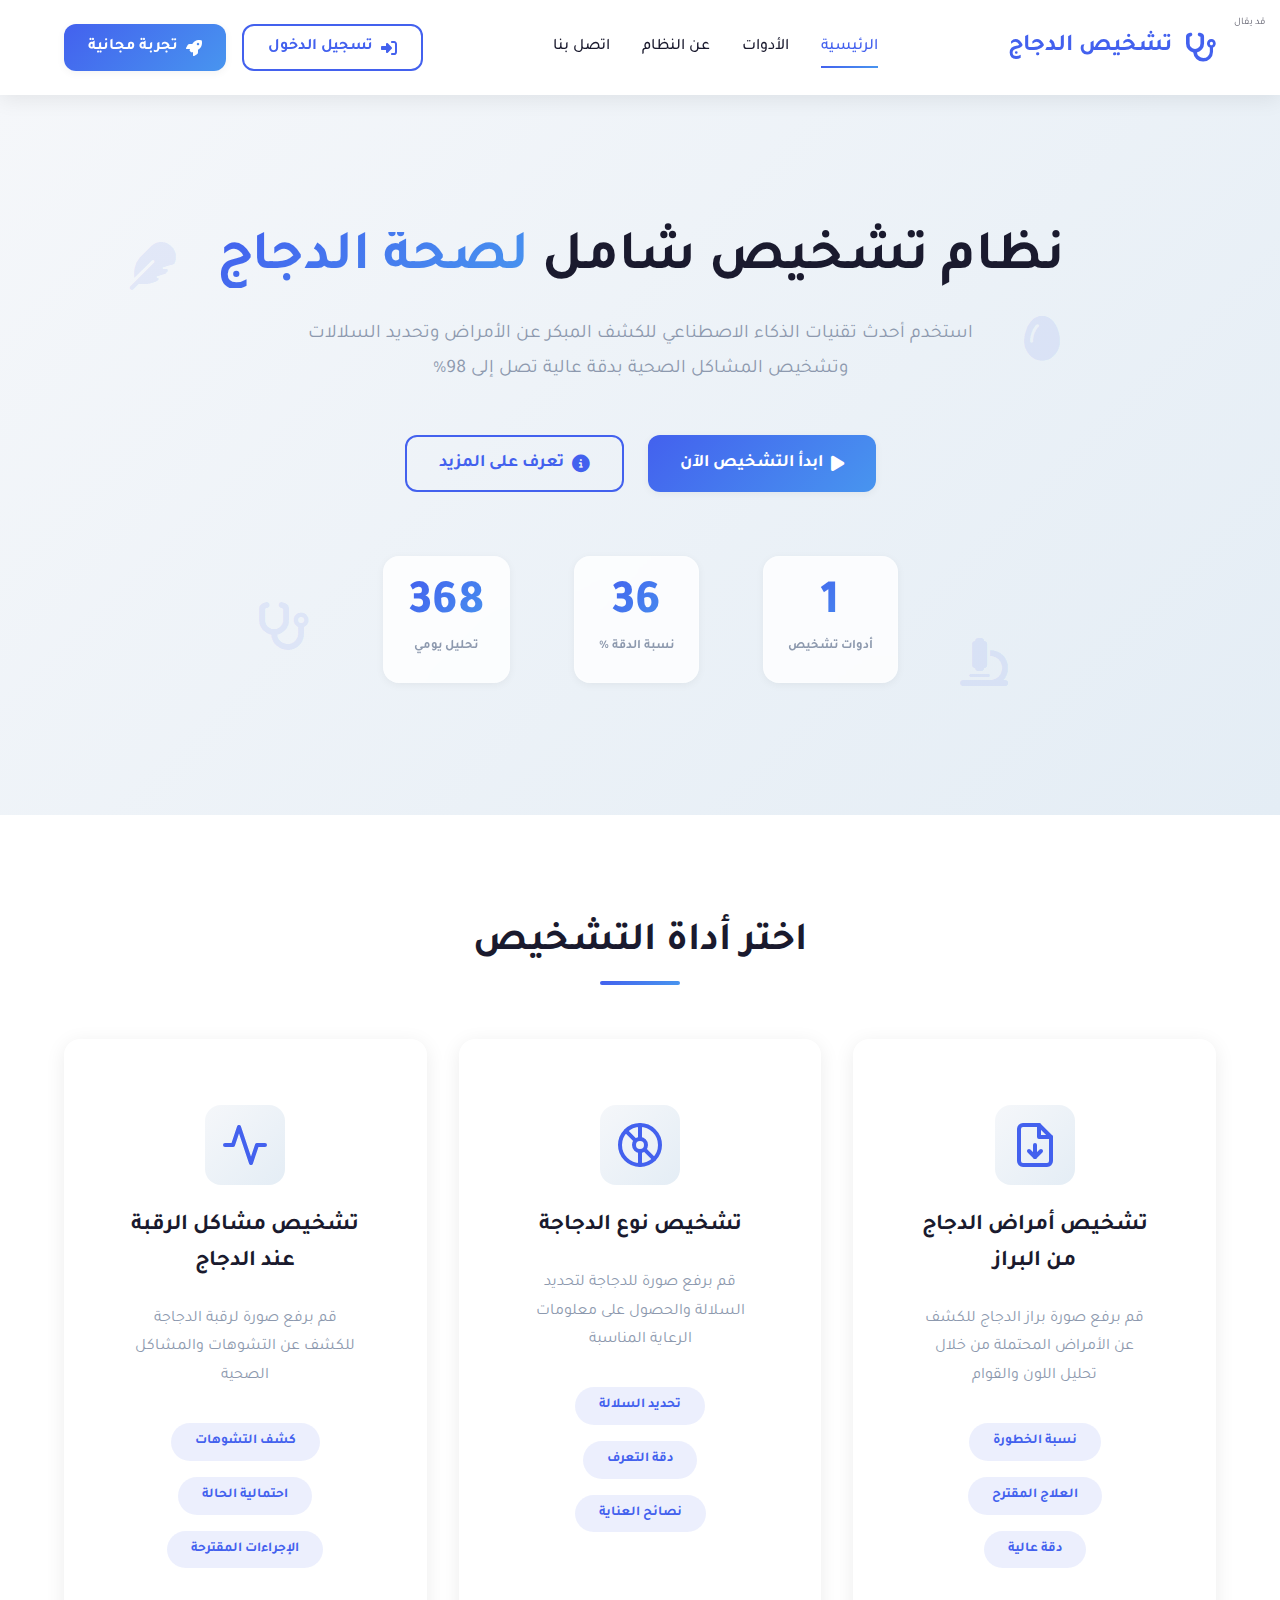
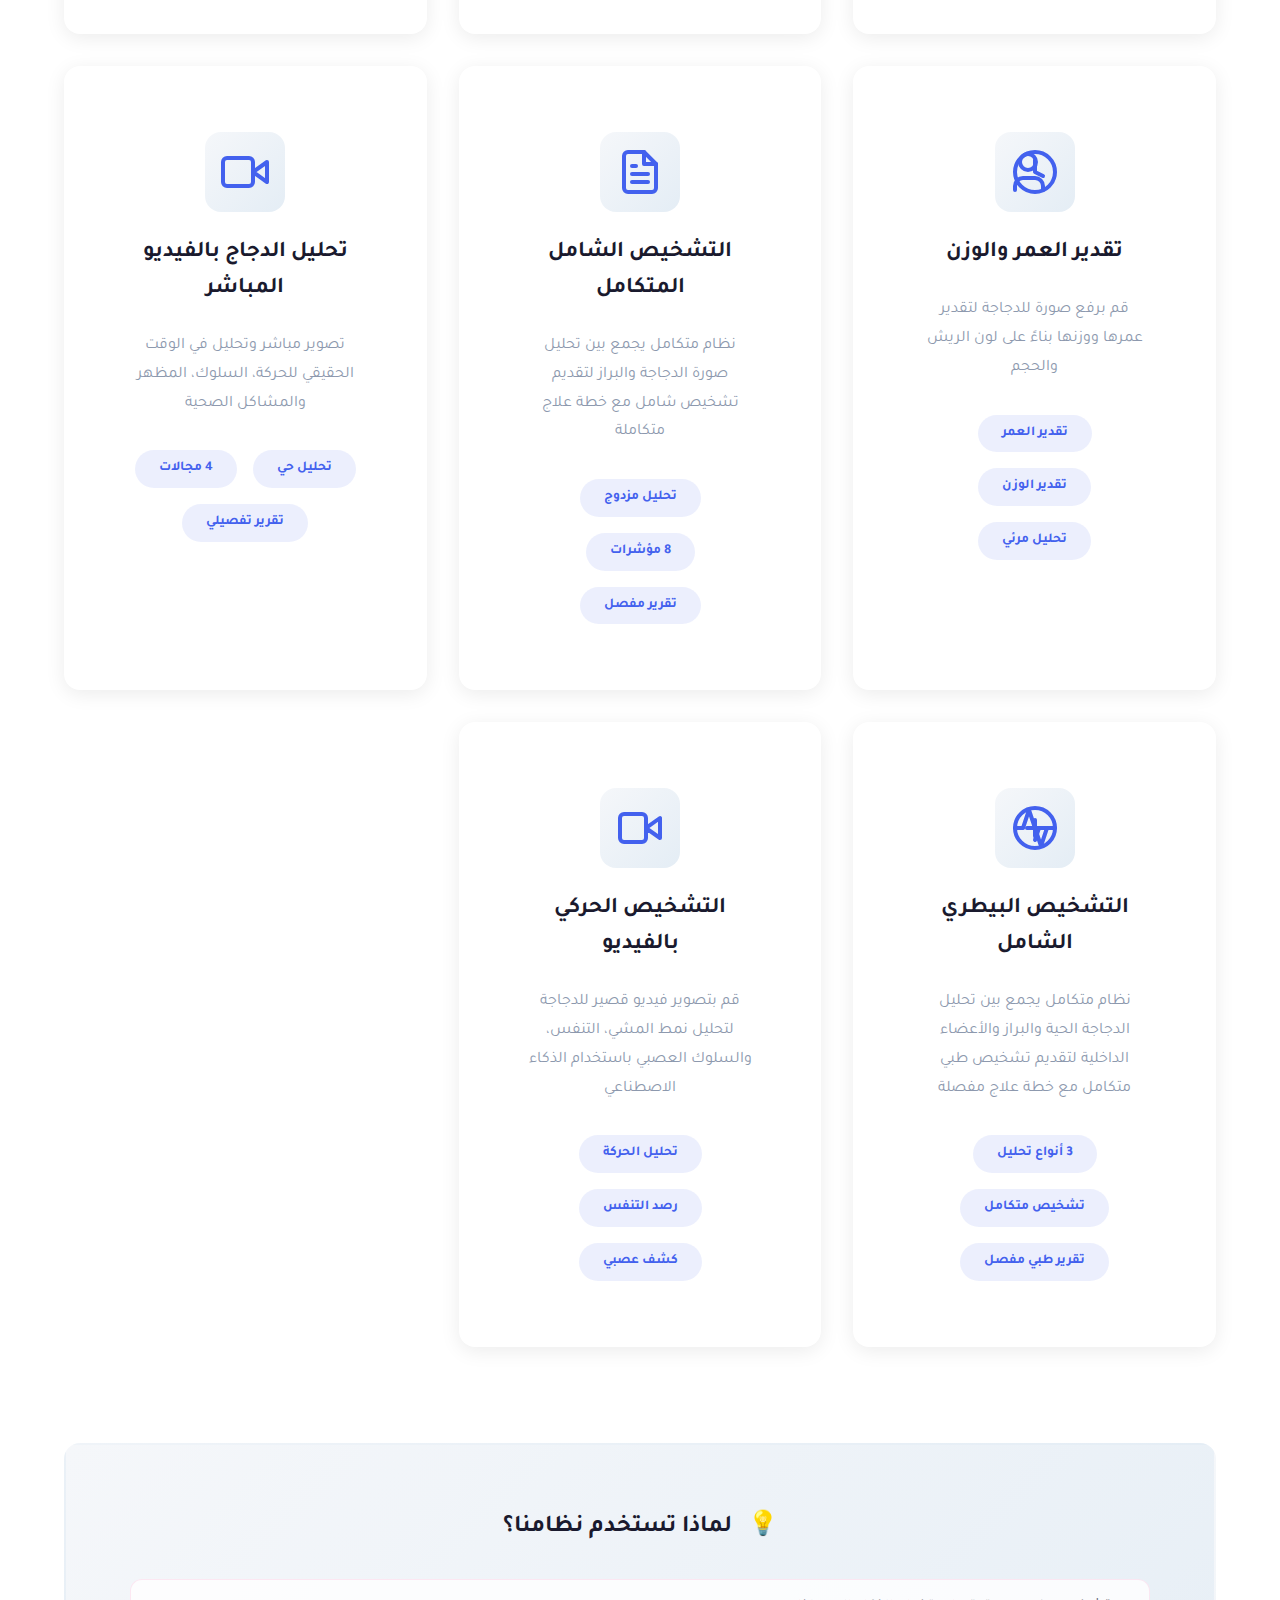
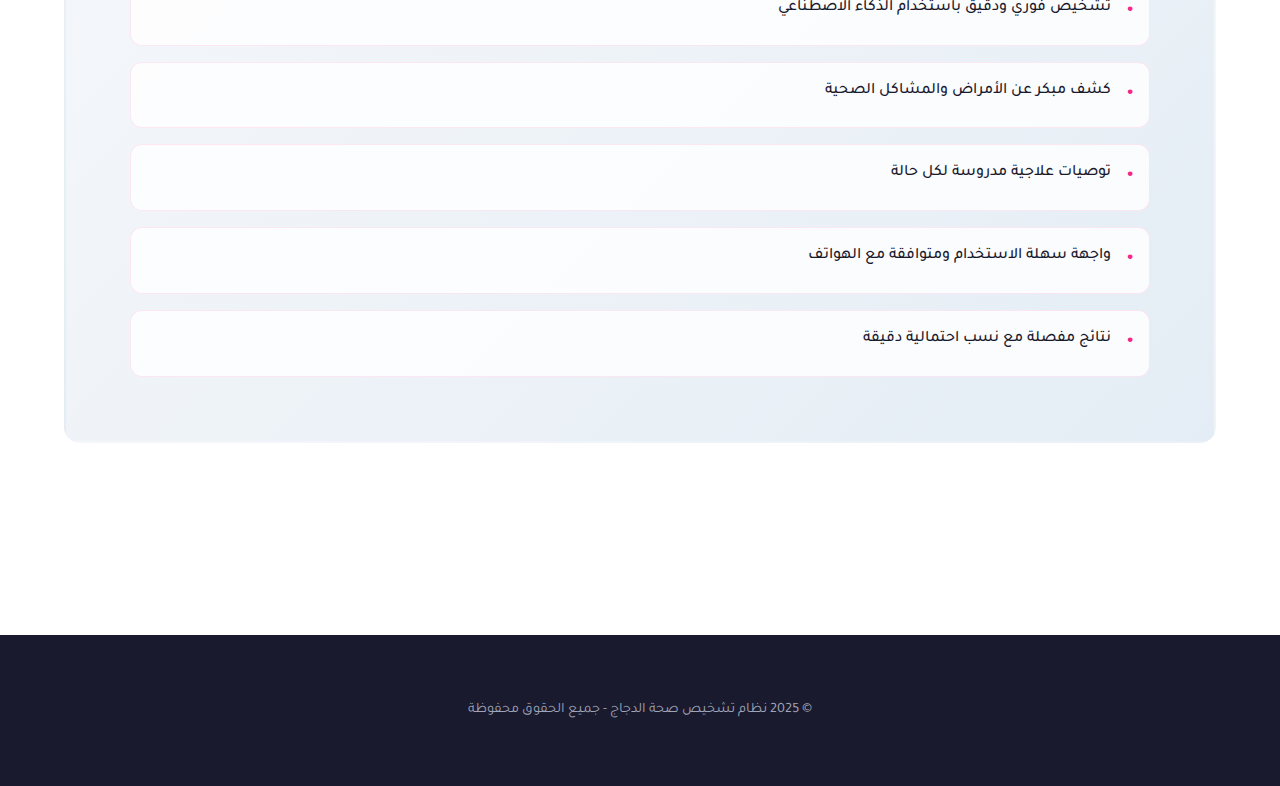
<file: index.html>
<!DOCTYPE html>
<html lang="ar" dir="rtl">

<head>
    <meta charset="UTF-8">
    <meta name="viewport" content="width=device-width, initial-scale=1.0">
    <title>نظام تشخيص صحة الدجاج بالذكاء الاصطناعي</title>
    <meta name="description" content="نظام تشخيص شامل لصحة الدجاج - تحليل البراز، تحديد السلالة، تشخيص مشاكل الرقبة">
    <!-- Font Awesome -->
    <link rel="stylesheet" href="https://cdnjs.cloudflare.com/ajax/libs/font-awesome/6.4.0/css/all.min.css">
    <!-- Google Fonts - Tajawal -->
    <link href="https://fonts.googleapis.com/css2?family=Tajawal:wght@300;400;500;700;800;900&display=swap"
        rel="stylesheet">
    <link rel="stylesheet" href="styles.css">
</head>

<body>
    <!-- Header -->
    <header class="header" id="mainHeader">
        <div class="header-fixed-text">قد يقال</div>
        <div class="container">
            <div class="header-content">
                <div class="logo">
                    <i class="fas fa-stethoscope"></i>
                    <span>تشخيص الدجاج</span>
                </div>

                <!-- Mobile Menu Toggle -->
                <button class="mobile-menu-toggle" id="mobileMenuToggle" aria-label="فتح القائمة">
                    <span></span>
                    <span></span>
                    <span></span>
                </button>

                <nav id="mainNav" class="main-nav">
                    <ul>
                        <li><a href="#home" class="nav-link active">الرئيسية</a></li>
                        <li><a href="#tools" class="nav-link">الأدوات</a></li>
                        <li><a href="#about" class="nav-link">عن النظام</a></li>
                        <li><a href="#contact" class="nav-link">اتصل بنا</a></li>
                    </ul>
                </nav>

                <div class="auth-buttons">
                    <button class="btn btn-outline" id="loginButton">
                        <i class="fas fa-sign-in-alt"></i>
                        <span>تسجيل الدخول</span>
                    </button>
                    <button class="btn btn-primary" id="trialButton">
                        <i class="fas fa-rocket"></i>
                        <span>تجربة مجانية</span>
                    </button>
                </div>
            </div>
        </div>
    </header>

    <!-- Hero Section -->
    <section class="hero" id="home">
        <div class="container">
            <div class="hero-content">
                <h1 class="hero-title animate-fade-in">
                    نظام تشخيص شامل
                    <span class="gradient-text">لصحة الدجاج</span>
                </h1>
                <p class="hero-description animate-fade-in-delay-1">
                    استخدم أحدث تقنيات الذكاء الاصطناعي للكشف المبكر عن الأمراض وتحديد السلالات
                    وتشخيص المشاكل الصحية بدقة عالية تصل إلى 98%
                </p>
                <div class="hero-buttons animate-fade-in-delay-2">
                    <button class="btn btn-primary btn-large" id="startAnalysisBtn">
                        <i class="fas fa-play"></i>
                        <span>ابدأ التشخيص الآن</span>
                    </button>
                    <button class="btn btn-outline btn-large" id="learnMoreBtn">
                        <i class="fas fa-info-circle"></i>
                        <span>تعرف على المزيد</span>
                    </button>
                </div>

                <!-- Hero Stats -->
                <div class="hero-stats animate-fade-in-delay-3">
                    <div class="stat-item">
                        <div class="stat-number" data-count="3">0</div>
                        <div class="stat-label">أدوات تشخيص</div>
                    </div>
                    <div class="stat-item">
                        <div class="stat-number" data-count="98">0</div>
                        <div class="stat-label">نسبة الدقة %</div>
                    </div>
                    <div class="stat-item">
                        <div class="stat-number" data-count="1000">0</div>
                        <div class="stat-label">تحليل يومي</div>
                    </div>
                </div>
            </div>
        </div>

        <!-- Animated Background -->
        <div class="hero-bg-animation">
            <div class="floating-icon" style="left: 10%; top: 20%; animation-delay: 0s;">
                <i class="fas fa-feather"></i>
            </div>
            <div class="floating-icon" style="left: 80%; top: 30%; animation-delay: 1s;">
                <i class="fas fa-egg"></i>
            </div>
            <div class="floating-icon" style="left: 20%; top: 70%; animation-delay: 2s;">
                <i class="fas fa-stethoscope"></i>
            </div>
            <div class="floating-icon" style="left: 75%; top: 75%; animation-delay: 1.5s;">
                <i class="fas fa-microscope"></i>
            </div>
        </div>
    </section>

    <!-- Main Content -->
    <main class="main-content" id="tools">
        <div class="container">
            <h2 class="tools-title">اختر أداة التشخيص</h2>

            <div class="tools-grid">
                <!-- Tool 1: Feces Diagnosis -->
                <a href="feces-diagnosis.html" class="tool-card">
                    <div class="tool-icon">
                        <svg xmlns="http://www.w3.org/2000/svg" width="48" height="48" viewBox="0 0 24 24" fill="none"
                            stroke="currentColor" stroke-width="2" stroke-linecap="round" stroke-linejoin="round">
                            <path d="M14 2H6a2 2 0 0 0-2 2v16a2 2 0 0 0 2 2h12a2 2 0 0 0 2-2V8z"></path>
                            <polyline points="14 2 14 8 20 8"></polyline>
                            <path d="M12 18v-6"></path>
                            <path d="M9 15l3 3 3-3"></path>
                        </svg>
                    </div>
                    <h3 class="tool-title">تشخيص أمراض الدجاج من البراز</h3>
                    <p class="tool-description">
                        قم برفع صورة براز الدجاج للكشف عن الأمراض المحتملة من خلال تحليل اللون والقوام
                    </p>
                    <div class="tool-features">
                        <span class="feature-badge">نسبة الخطورة</span>
                        <span class="feature-badge">العلاج المقترح</span>
                        <span class="feature-badge">دقة عالية</span>
                    </div>
                </a>

                <!-- Tool 2: Breed Identification -->
                <a href="breed-identification.html" class="tool-card">
                    <div class="tool-icon">
                        <svg xmlns="http://www.w3.org/2000/svg" width="48" height="48" viewBox="0 0 24 24" fill="none"
                            stroke="currentColor" stroke-width="2" stroke-linecap="round" stroke-linejoin="round">
                            <circle cx="12" cy="12" r="10"></circle>
                            <circle cx="12" cy="12" r="3"></circle>
                            <line x1="12" y1="2" x2="12" y2="9"></line>
                            <line x1="12" y1="15" x2="12" y2="22"></line>
                            <line x1="4.93" y1="4.93" x2="9.17" y2="9.17"></line>
                            <line x1="14.83" y1="14.83" x2="19.07" y2="19.07"></line>
                        </svg>
                    </div>
                    <h3 class="tool-title">تشخيص نوع الدجاجة</h3>
                    <p class="tool-description">
                        قم برفع صورة للدجاجة لتحديد السلالة والحصول على معلومات الرعاية المناسبة
                    </p>
                    <div class="tool-features">
                        <span class="feature-badge">تحديد السلالة</span>
                        <span class="feature-badge">دقة التعرف</span>
                        <span class="feature-badge">نصائح العناية</span>
                    </div>
                </a>

                <!-- Tool 3: Neck Diagnosis -->
                <a href="neck-diagnosis.html" class="tool-card">
                    <div class="tool-icon">
                        <svg xmlns="http://www.w3.org/2000/svg" width="48" height="48" viewBox="0 0 24 24" fill="none"
                            stroke="currentColor" stroke-width="2" stroke-linecap="round" stroke-linejoin="round">
                            <path d="M22 12h-4l-3 9L9 3l-3 9H2"></path>
                        </svg>
                    </div>
                    <h3 class="tool-title">تشخيص مشاكل الرقبة عند الدجاج</h3>
                    <p class="tool-description">
                        قم برفع صورة لرقبة الدجاجة للكشف عن التشوهات والمشاكل الصحية
                    </p>
                    <div class="tool-features">
                        <span class="feature-badge">كشف التشوهات</span>
                        <span class="feature-badge">احتمالية الحالة</span>
                        <span class="feature-badge">الإجراءات المقترحة</span>
                    </div>
                </a>

                <!-- Tool 4: Age & Weight Estimation -->
                <a href="age-weight-estimation.html" class="tool-card">
                    <div class="tool-icon">
                        <svg xmlns="http://www.w3.org/2000/svg" width="48" height="48" viewBox="0 0 24 24" fill="none"
                            stroke="currentColor" stroke-width="2" stroke-linecap="round" stroke-linejoin="round">
                            <circle cx="12" cy="12" r="10"></circle>
                            <polyline points="12 6 12 12 16 14"></polyline>
                            <path d="M16 21v-2a4 4 0 0 0-4-4H6a4 4 0 0 0-4 4v2"></path>
                            <circle cx="8.5" cy="7" r="4"></circle>
                        </svg>
                    </div>
                    <h3 class="tool-title">تقدير العمر والوزن</h3>
                    <p class="tool-description">
                        قم برفع صورة للدجاجة لتقدير عمرها ووزنها بناءً على لون الريش والحجم
                    </p>
                    <div class="tool-features">
                        <span class="feature-badge">تقدير العمر</span>
                        <span class="feature-badge">تقدير الوزن</span>
                        <span class="feature-badge">تحليل مرئي</span>
                    </div>
                </a>

                <!-- Tool 5: Comprehensive Diagnosis -->
                <a href="@comprehensive/comprehensive-diagnosis.html" class="tool-card">
                    <div class="tool-icon">
                        <svg xmlns="http://www.w3.org/2000/svg" width="48" height="48" viewBox="0 0 24 24" fill="none"
                            stroke="currentColor" stroke-width="2" stroke-linecap="round" stroke-linejoin="round">
                            <path d="M14 2H6a2 2 0 0 0-2 2v16a2 2 0 0 0 2 2h12a2 2 0 0 0 2-2V8z"></path>
                            <polyline points="14 2 14 8 20 8"></polyline>
                            <line x1="16" y1="13" x2="8" y2="13"></line>
                            <line x1="16" y1="17" x2="8" y2="17"></line>
                            <polyline points="10 9 9 9 8 9"></polyline>
                        </svg>
                    </div>
                    <h3 class="tool-title">التشخيص الشامل المتكامل</h3>
                    <p class="tool-description">
                        نظام متكامل يجمع بين تحليل صورة الدجاجة والبراز لتقديم تشخيص شامل مع خطة علاج متكاملة
                    </p>
                    <div class="tool-features">
                        <span class="feature-badge">تحليل مزدوج</span>
                        <span class="feature-badge">8 مؤشرات</span>
                        <span class="feature-badge">تقرير مفصل</span>
                    </div>
                </a>
                <!-- Tool 6: Video Analysis -->
                <a href="video-app/video-analysis.html" class="tool-card">
                    <div class="tool-icon">
                        <svg xmlns="http://www.w3.org/2000/svg" width="48" height="48" viewBox="0 0 24 24" fill="none"
                            stroke="currentColor" stroke-width="2" stroke-linecap="round" stroke-linejoin="round">
                            <path d="M23 7l-7 5 7 5V7z"></path>
                            <rect x="1" y="5" width="15" height="14" rx="2" ry="2"></rect>
                        </svg>
                    </div>
                    <h3 class="tool-title">تحليل الدجاج بالفيديو المباشر</h3>
                    <p class="tool-description">
                        تصوير مباشر وتحليل في الوقت الحقيقي للحركة، السلوك، المظهر والمشاكل الصحية
                    </p>
                    <div class="tool-features">
                        <span class="feature-badge">تحليل حي</span>
                        <span class="feature-badge">4 مجالات</span>
                        <span class="feature-badge">تقرير تفصيلي</span>
                    </div>
                </a>
                <!-- Tool 7: Comprehensive Veterinary Diagnosis -->
                <a href="poultry-medical-center/avian-clinic.html" class="tool-card">
                    <div class="tool-icon">
                        <svg xmlns="http://www.w3.org/2000/svg" width="48" height="48" viewBox="0 0 24 24" fill="none"
                            stroke="currentColor" stroke-width="2" stroke-linecap="round" stroke-linejoin="round">
                            <path d="M22 12h-4l-3 9L9 3l-3 9H2"></path>
                            <path d="M18 12h-4l-2 6"></path>
                            <circle cx="12" cy="12" r="10"></circle>
                            <line x1="12" y1="8" x2="12" y2="16"></line>
                            <line x1="8" y1="12" x2="16" y2="12"></line>
                        </svg>
                    </div>
                    <h3 class="tool-title">التشخيص البيطري الشامل</h3>
                    <p class="tool-description">
                        نظام متكامل يجمع بين تحليل الدجاجة الحية والبراز والأعضاء الداخلية لتقديم تشخيص طبي متكامل مع
                        خطة علاج مفصلة
                    </p>
                    <div class="tool-features">
                        <span class="feature-badge">3 أنواع تحليل</span>
                        <span class="feature-badge">تشخيص متكامل</span>
                        <span class="feature-badge">تقرير طبي مفصل</span>
                    </div>
                </a>
                <a href="video-application-2/video-diagnosis.html" class="tool-card">
                    <div class="tool-icon">
                        <svg xmlns="http://www.w3.org/2000/svg" width="48" height="48" viewBox="0 0 24 24" fill="none"
                            stroke="currentColor" stroke-width="2" stroke-linecap="round" stroke-linejoin="round">
                            <path d="M15.6 11.6L22 7v10l-6.4-4.5v-1zM4 5h9a2 2 0 0 1 2 2v10a2 2 0 0 1-2 2H4a2 2 0 0 1-2-2V7a2 2 0 0 1 2-2z"></path>
                        </svg>
                    </div>
                    <h3 class="tool-title">التشخيص الحركي بالفيديو</h3>
                    <p class="tool-description">
                        قم بتصوير فيديو قصير للدجاجة لتحليل نمط المشي، التنفس، والسلوك العصبي باستخدام الذكاء الاصطناعي
                    </p>
                    <div class="tool-features">
                        <span class="feature-badge">تحليل الحركة</span>
                        <span class="feature-badge">رصد التنفس</span>
                        <span class="feature-badge">كشف عصبي</span>
                    </div>
                </a>


            </div>




            <!-- Info Section -->
            <section class="info-section" id="about">
                <h3 class="info-title">لماذا تستخدم نظامنا؟</h3>
                <ul class="info-list">
                    <li>
                        <span class="bullet">•</span>
                        <span>تشخيص فوري ودقيق باستخدام الذكاء الاصطناعي</span>
                    </li>
                    <li>
                        <span class="bullet">•</span>
                        <span>كشف مبكر عن الأمراض والمشاكل الصحية</span>
                    </li>
                    <li>
                        <span class="bullet">•</span>
                        <span>توصيات علاجية مدروسة لكل حالة</span>
                    </li>
                    <li>
                        <span class="bullet">•</span>
                        <span>واجهة سهلة الاستخدام ومتوافقة مع الهواتف</span>
                    </li>
                    <li>
                        <span class="bullet">•</span>
                        <span>نتائج مفصلة مع نسب احتمالية دقيقة</span>
                    </li>
                </ul>
            </section>
        </div>
    </main>

    <!-- Footer -->
    <footer class="footer" id="contact">
        <div class="container">
            <p>© 2025 نظام تشخيص صحة الدجاج - جميع الحقوق محفوظة</p>
        </div>
    </footer>

    <!-- JavaScript -->
    <script>
        // Header functionality
        document.addEventListener('DOMContentLoaded', function () {
            const header = document.getElementById('mainHeader');
            const mobileMenuToggle = document.getElementById('mobileMenuToggle');
            const mainNav = document.getElementById('mainNav');
            const navLinks = document.querySelectorAll('.nav-link');

            // Scroll effect for header
            window.addEventListener('scroll', function () {
                if (window.scrollY > 100) {
                    header.classList.add('scrolled');
                } else {
                    header.classList.remove('scrolled');
                }
            });

            // Mobile menu toggle
            mobileMenuToggle?.addEventListener('click', function () {
                this.classList.toggle('active');
                mainNav.classList.toggle('active');
            });

            // Close mobile menu when clicking on links
            navLinks.forEach(link => {
                link.addEventListener('click', function () {
                    mobileMenuToggle.classList.remove('active');
                    mainNav.classList.remove('active');

                    // Update active link
                    navLinks.forEach(navLink => navLink.classList.remove('active'));
                    this.classList.add('active');
                });
            });

            // Hero buttons functionality
            document.getElementById('startAnalysisBtn')?.addEventListener('click', function () {
                document.getElementById('tools')?.scrollIntoView({
                    behavior: 'smooth'
                });
            });

            document.getElementById('learnMoreBtn')?.addEventListener('click', function () {
                document.getElementById('about')?.scrollIntoView({
                    behavior: 'smooth'
                });
            });

            // Auth buttons functionality
            document.getElementById('loginButton')?.addEventListener('click', function () {
                console.log('Login clicked');
            });

            document.getElementById('trialButton')?.addEventListener('click', function () {
                console.log('Trial clicked');
            });

            // Animated Counter for Stats
            function animateCounter(element, target, duration = 2000) {
                let start = 0;
                const increment = target / (duration / 16);
                const timer = setInterval(() => {
                    start += increment;
                    if (start >= target) {
                        element.textContent = target;
                        clearInterval(timer);
                    } else {
                        element.textContent = Math.floor(start);
                    }
                }, 16);
            }

            // Initialize counters when hero section is in view
            function initCounters() {
                const statNumbers = document.querySelectorAll('.stat-number');

                statNumbers.forEach(stat => {
                    const target = parseInt(stat.getAttribute('data-count'));
                    animateCounter(stat, target);
                });
            }

            // Start counters when page loads
            initCounters();
        });
    </script>
</body>

</html>
</file>
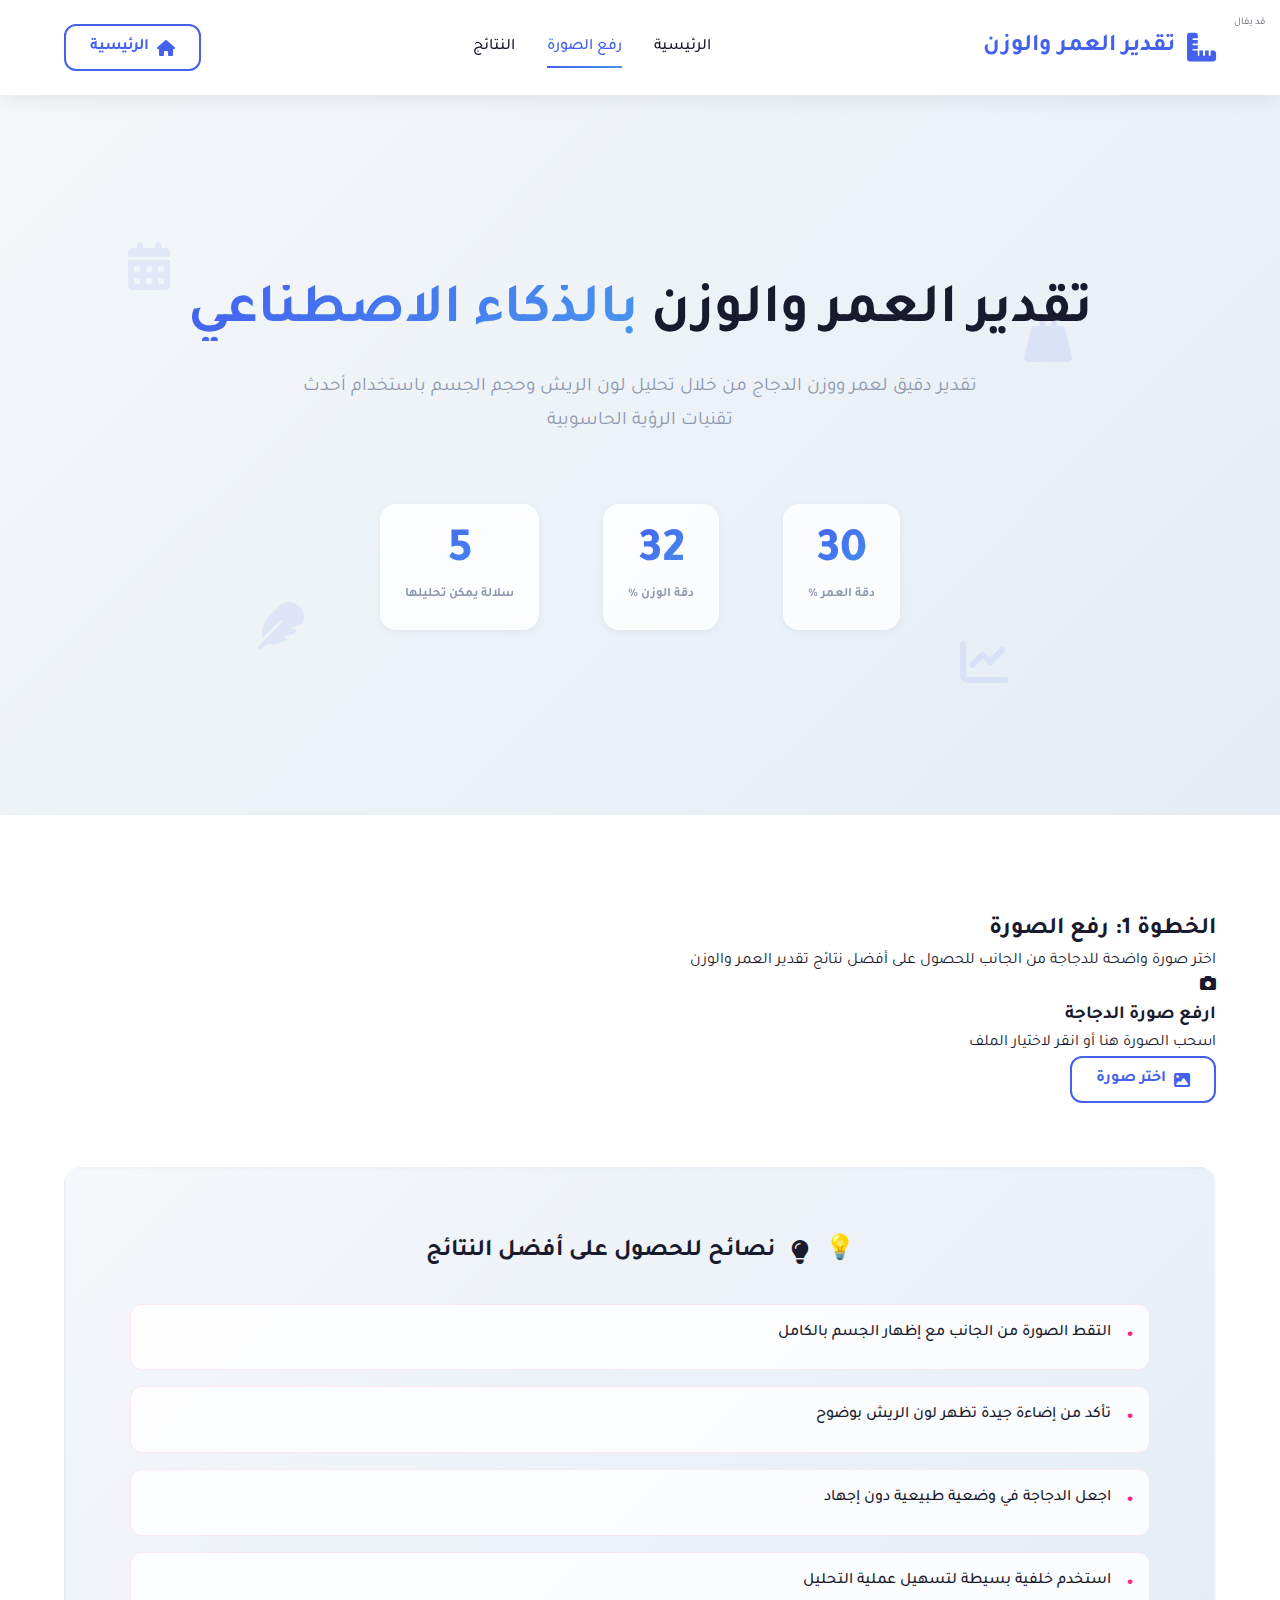
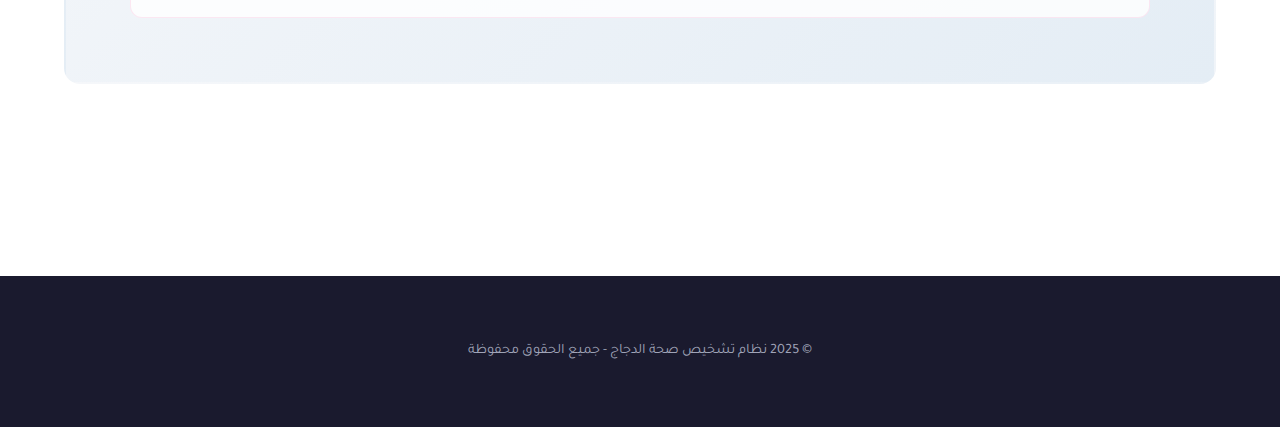
<file: age-weight-estimation.html>
<!DOCTYPE html>
<html lang="ar" dir="rtl">

<head>
    <meta charset="UTF-8">
    <meta name="viewport" content="width=device-width, initial-scale=1.0">
    <title>تقدير العمر والوزن - نظام تشخيص صحة الدجاج</title>
    <meta name="description" content="نظام ذكي لتقدير عمر ووزن الدجاج من خلال تحليل الصور - تحليل دقيق للريش والحجم">
    <!-- Font Awesome -->
    <link rel="stylesheet" href="https://cdnjs.cloudflare.com/ajax/libs/font-awesome/6.4.0/css/all.min.css">
    <!-- Google Fonts -->
    <link href="https://fonts.googleapis.com/css2?family=Tajawal:wght@300;400;500;700;800;900&display=swap"
        rel="stylesheet">
    <link rel="stylesheet" href="styles.css">
</head>

<body>
    <!-- Header -->
    <header class="header" id="mainHeader">
        <div class="header-fixed-text">قد يقال</div>
        <div class="container">
            <div class="header-content">
                <div class="logo">
                    <i class="fas fa-ruler-combined"></i>
                    <span>تقدير العمر والوزن</span>
                </div>

                <button class="mobile-menu-toggle" id="mobileMenuToggle" aria-label="فتح القائمة">
                    <span></span>
                    <span></span>
                    <span></span>
                </button>

                <nav id="mainNav" class="main-nav">
                    <ul>
                        <li><a href="index.html" class="nav-link">الرئيسية</a></li>
                        <li><a href="#upload" class="nav-link active">رفع الصورة</a></li>
                        <li><a href="#results" class="nav-link">النتائج</a></li>
                    </ul>
                </nav>

                <div class="auth-buttons">
                    <button class="btn btn-outline" onclick="window.location.href='index.html'">
                        <i class="fas fa-home"></i>
                        <span>الرئيسية</span>
                    </button>
                </div>
            </div>
        </div>
    </header>

    <!-- Hero Section -->
    <section class="hero">
        <div class="container">
            <div class="hero-content">
                <h1 class="hero-title animate-fade-in">
                    تقدير العمر والوزن
                    <span class="gradient-text">بالذكاء الاصطناعي</span>
                </h1>
                <p class="hero-description animate-fade-in-delay-1">
                    تقدير دقيق لعمر ووزن الدجاج من خلال تحليل لون الريش وحجم الجسم باستخدام أحدث تقنيات الرؤية الحاسوبية
                </p>

                <!-- Hero Stats -->
                <div class="hero-stats animate-fade-in-delay-2">
                    <div class="stat-item">
                        <div class="stat-number" data-count="85">0</div>
                        <div class="stat-label">دقة العمر %</div>
                    </div>
                    <div class="stat-item">
                        <div class="stat-number" data-count="90">0</div>
                        <div class="stat-label">دقة الوزن %</div>
                    </div>
                    <div class="stat-item">
                        <div class="stat-number" data-count="15">0</div>
                        <div class="stat-label">سلالة يمكن تحليلها</div>
                    </div>
                </div>
            </div>
        </div>

        <!-- Animated Background -->
        <div class="hero-bg-animation">
            <div class="floating-icon" style="left: 10%; top: 20%; animation-delay: 0s;">
                <i class="fas fa-calendar-alt"></i>
            </div>
            <div class="floating-icon" style="left: 80%; top: 30%; animation-delay: 1s;">
                <i class="fas fa-weight-hanging"></i>
            </div>
            <div class="floating-icon" style="left: 20%; top: 70%; animation-delay: 2s;">
                <i class="fas fa-feather"></i>
            </div>
            <div class="floating-icon" style="left: 75%; top: 75%; animation-delay: 1.5s;">
                <i class="fas fa-chart-line"></i>
            </div>
        </div>
    </section>

    <!-- Main Content -->
    <main class="main-content" id="upload">
        <div class="container">
            <div class="content-wrapper">

                <!-- Upload Section -->
                <section class="upload-section" id="uploadSection">
                    <div class="section-title">
                        <h2>الخطوة 1: رفع الصورة</h2>
                        <p>اختر صورة واضحة للدجاجة من الجانب للحصول على أفضل نتائج تقدير العمر والوزن</p>
                    </div>

                    <div class="upload-card" id="uploadCard">
                        <input type="file" id="fileInput" accept="image/*" class="file-input">

                        <div class="upload-area" id="uploadArea">
                            <div class="upload-icon">
                                <i class="fas fa-camera"></i>
                            </div>
                            <h3 class="upload-title">ارفع صورة الدجاجة</h3>
                            <p class="upload-subtitle">اسحب الصورة هنا أو انقر لاختيار الملف</p>
                            <button type="button" class="btn btn-outline" id="selectBtn">
                                <i class="fas fa-image"></i>
                                اختر صورة
                            </button>
                        </div>

                        <div class="preview-area" id="previewArea" style="display: none;">
                            <img id="previewImage" alt="معاينة الصورة">
                            <p class="preview-text">انقر لتغيير الصورة</p>
                        </div>
                    </div>

                   

                    <div class="action-buttons" id="actionButtons" style="display: none;">
                        <button class="btn btn-primary" id="analyzeBtn">
                            <span id="analyzeText">ابدأ التحليل</span>
                            <span id="loadingSpinner" class="spinner" style="display: none;">
                                <i class="fas fa-spinner"></i>
                                جاري التحليل...
                            </span>
                        </button>
                        <button class="btn btn-outline" id="cancelBtn">إلغاء</button>
                    </div>
                </section>

                <!-- Results Section -->
                <section class="results-section" id="resultsSection" style="display: none;">
                    <div class="section-title">
                        <h2>الخطوة 2: النتائج</h2>
                        <p>تم تحليل صورة الدجاجة بنجاح</p>
                    </div>

                    <div class="results-card">
                        <div class="results-card-header">
                            <i class="fas fa-chart-bar"></i>
                            <h3>نتائج تقدير العمر والوزن</h3>
                        </div>

                        <!-- Basic Info Grid -->
                        <div class="results-grid">
                            <div class="result-item">
                                <div class="result-icon">
                                    <i class="fas fa-dna"></i>
                                </div>
                                <p class="result-label">السلالة</p>
                                <div class="badge badge-primary" id="breedBadge"></div>
                            </div>
                            <div class="result-item">
                                <div class="result-icon">
                                    <i class="fas fa-calendar-week"></i>
                                </div>
                                <p class="result-label">العمر المتوقع</p>
                                <div class="badge badge-secondary" id="ageBadge"></div>
                            </div>
                            <div class="result-item">
                                <div class="result-icon">
                                    <i class="fas fa-weight-hanging"></i>
                                </div>
                                <p class="result-label">الوزن المتوقع</p>
                                <div class="badge badge-primary" id="weightBadge"></div>
                            </div>
                        </div>



                        <!-- Age Details Section -->
                        <div class="care-section">
                            <h4 class="section-subtitle">
                                <i class="fas fa-clock"></i>
                                تفاصيل العمر
                            </h4>
                            <div class="care-content" id="ageDetailsContent"></div>
                        </div>




                    </div>

                    <div class="action-buttons">
                        <button class="btn btn-primary" id="newAnalysisBtn">
                            <i class="fas fa-redo"></i>
                            تحليل صورة جديدة
                        </button>
                    </div>
                </section>

                <!-- Info Section -->
                <section class="info-section" id="infoSection">
                    <h3 class="info-title">
                        <i class="fas fa-lightbulb"></i>
                        نصائح للحصول على أفضل النتائج
                    </h3>
                    <ul class="info-list">
                        <li>
                            <span class="bullet">•</span>
                            <span>التقط الصورة من الجانب مع إظهار الجسم بالكامل</span>
                        </li>
                        <li>
                            <span class="bullet">•</span>
                            <span>تأكد من إضاءة جيدة تظهر لون الريش بوضوح</span>
                        </li>
                        <li>
                            <span class="bullet">•</span>
                            <span>اجعل الدجاجة في وضعية طبيعية دون إجهاد</span>
                        </li>
                        <li>
                            <span class="bullet">•</span>
                            <span>استخدم خلفية بسيطة لتسهيل عملية التحليل</span>
                        </li>
                    </ul>
                </section>

            </div>
        </div>
    </main>

    <!-- Footer -->
    <footer class="footer">
        <div class="container">
            <p>© 2025 نظام تشخيص صحة الدجاج - جميع الحقوق محفوظة</p>
        </div>
    </footer>

    <!-- Toast Notification -->
    <div class="toast" id="toast">
        <span id="toastMessage"></span>
    </div>

    <script src="age-weight-estimation.js"></script>

    <script>
        // Initialize counters and header functionality
        document.addEventListener('DOMContentLoaded', function () {
            // Header functionality
            const header = document.getElementById('mainHeader');
            const mobileMenuToggle = document.getElementById('mobileMenuToggle');
            const mainNav = document.getElementById('mainNav');
            const navLinks = document.querySelectorAll('.nav-link');

            // Scroll effect for header
            window.addEventListener('scroll', function () {
                if (window.scrollY > 100) {
                    header.classList.add('scrolled');
                } else {
                    header.classList.remove('scrolled');
                }
            });

            // Mobile menu toggle
            mobileMenuToggle?.addEventListener('click', function () {
                this.classList.toggle('active');
                mainNav.classList.toggle('active');
            });

            // Close mobile menu when clicking on links
            navLinks.forEach(link => {
                link.addEventListener('click', function () {
                    mobileMenuToggle.classList.remove('active');
                    mainNav.classList.remove('active');

                    // Update active link
                    navLinks.forEach(navLink => navLink.classList.remove('active'));
                    this.classList.add('active');
                });
            });

            // Animated Counter for Stats
            function animateCounter(element, target, duration = 2000) {
                let start = 0;
                const increment = target / (duration / 16);
                const timer = setInterval(() => {
                    start += increment;
                    if (start >= target) {
                        element.textContent = target;
                        clearInterval(timer);
                    } else {
                        element.textContent = Math.floor(start);
                    }
                }, 16);
            }

            // Initialize counters
            const statNumbers = document.querySelectorAll('.stat-number');
            statNumbers.forEach(stat => {
                const target = parseInt(stat.getAttribute('data-count'));
                animateCounter(stat, target);
            });
        });
    </script>
</body>

</html>
</file>
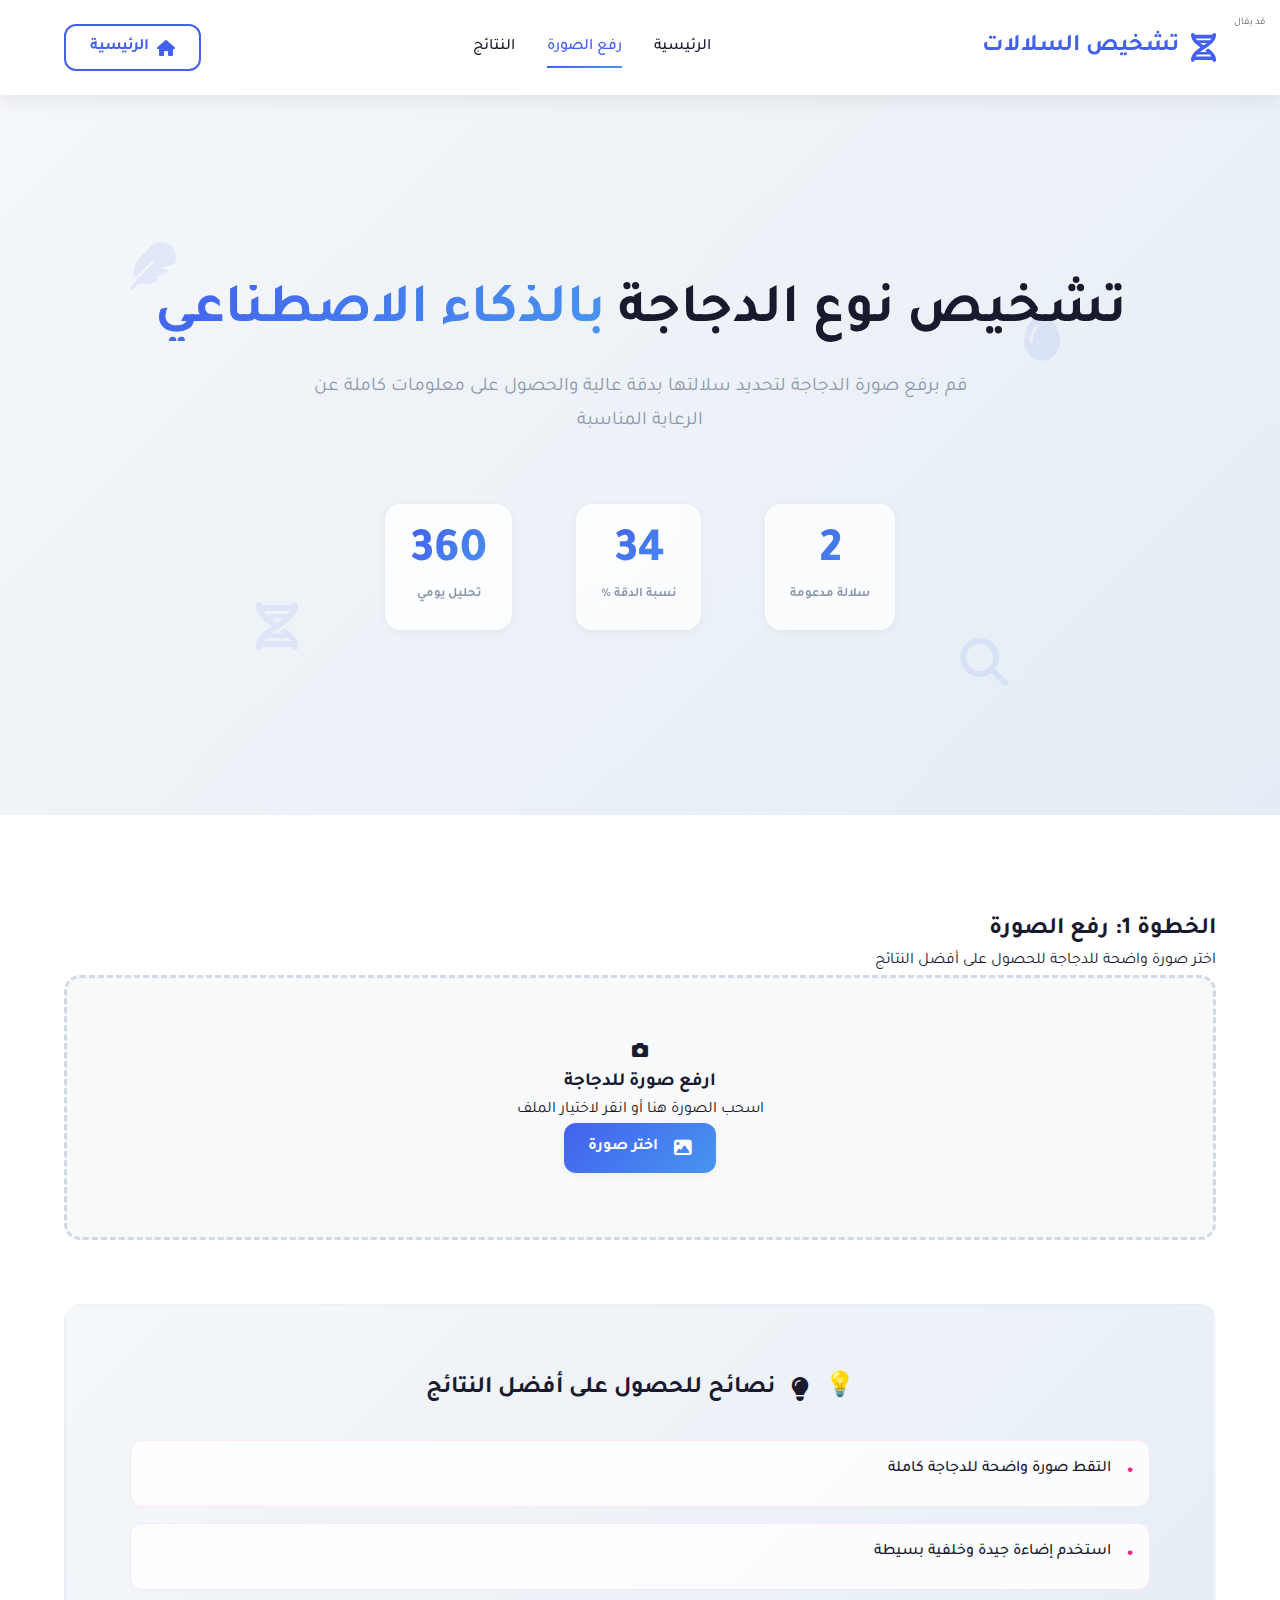
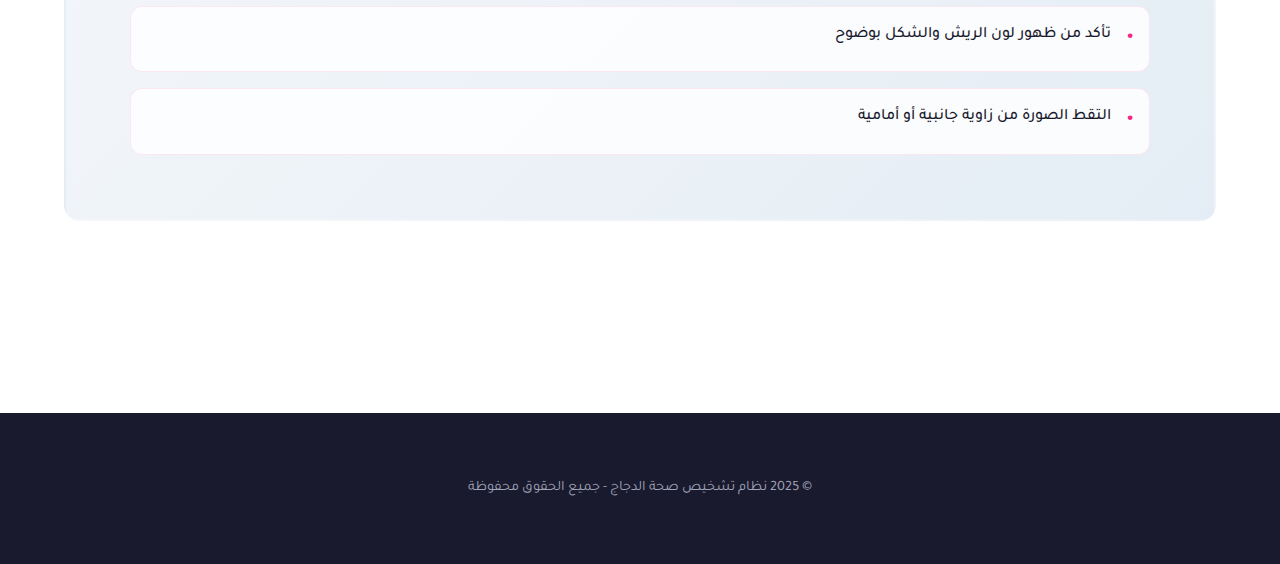
<file: breed-identification.html>
<!DOCTYPE html>
<html lang="ar" dir="rtl">

<head>
    <meta charset="UTF-8">
    <meta name="viewport" content="width=device-width, initial-scale=1.0">
    <title>تشخيص نوع الدجاجة - نظام تشخيص صحة الدجاج</title>
    <meta name="description" content="تحديد سلالة الدجاج من خلال صورة واحدة باستخدام الذكاء الاصطناعي">
    <!-- Font Awesome -->
    <link rel="stylesheet" href="https://cdnjs.cloudflare.com/ajax/libs/font-awesome/6.4.0/css/all.min.css">
    <!-- Google Fonts -->
    <link href="https://fonts.googleapis.com/css2?family=Tajawal:wght@300;400;500;700;800;900&display=swap"
        rel="stylesheet">
    <link rel="stylesheet" href="styles.css">
</head>

<body>
    <!-- Header -->
    <header class="header" id="mainHeader">
        <div class="header-fixed-text">قد يقال</div>
        <div class="container">
            <div class="header-content">
                <div class="logo">
                    <i class="fas fa-dna"></i>
                    <span>تشخيص السلالات</span>
                </div>

                <button class="mobile-menu-toggle" id="mobileMenuToggle" aria-label="فتح القائمة">
                    <span></span>
                    <span></span>
                    <span></span>
                </button>

                <nav id="mainNav" class="main-nav">
                    <ul>
                        <li><a href="index.html" class="nav-link">الرئيسية</a></li>
                        <li><a href="#upload" class="nav-link active">رفع الصورة</a></li>
                        <li><a href="#results" class="nav-link">النتائج</a></li>
                    </ul>
                </nav>

                <div class="auth-buttons">
                    <button class="btn btn-outline" onclick="window.location.href='index.html'">
                        <i class="fas fa-home"></i>
                        <span>الرئيسية</span>
                    </button>
                </div>
            </div>
        </div>
    </header>

    <!-- Hero Section -->
    <section class="hero">
        <div class="container">
            <div class="hero-content">
                <h1 class="hero-title animate-fade-in">
                    تشخيص نوع الدجاجة
                    <span class="gradient-text">بالذكاء الاصطناعي</span>
                </h1>
                <p class="hero-description animate-fade-in-delay-1">
                    قم برفع صورة الدجاجة لتحديد سلالتها بدقة عالية والحصول على معلومات كاملة عن الرعاية المناسبة
                </p>

                <!-- Hero Stats -->
                <div class="hero-stats animate-fade-in-delay-2">
                    <div class="stat-item">
                        <div class="stat-number" data-count="6">0</div>
                        <div class="stat-label">سلالة مدعومة</div>
                    </div>
                    <div class="stat-item">
                        <div class="stat-number" data-count="95">0</div>
                        <div class="stat-label">نسبة الدقة %</div>
                    </div>
                    <div class="stat-item">
                        <div class="stat-number" data-count="1000">0</div>
                        <div class="stat-label">تحليل يومي</div>
                    </div>
                </div>
            </div>
        </div>

        <!-- Animated Background -->
        <div class="hero-bg-animation">
            <div class="floating-icon" style="left: 10%; top: 20%; animation-delay: 0s;">
                <i class="fas fa-feather"></i>
            </div>
            <div class="floating-icon" style="left: 80%; top: 30%; animation-delay: 1s;">
                <i class="fas fa-egg"></i>
            </div>
            <div class="floating-icon" style="left: 20%; top: 70%; animation-delay: 2s;">
                <i class="fas fa-dna"></i>
            </div>
            <div class="floating-icon" style="left: 75%; top: 75%; animation-delay: 1.5s;">
                <i class="fas fa-search"></i>
            </div>
        </div>
    </section>

    <!-- Main Content -->
    <main class="main-content" id="upload">
        <div class="container">
            <div class="content-wrapper">

                <!-- Upload Section -->
                <section class="upload-section" id="uploadSection">
                    <div class="section-title">
                        <h2>الخطوة 1: رفع الصورة</h2>
                        <p>اختر صورة واضحة للدجاجة للحصول على أفضل النتائج</p>
                    </div>

                    <div class="upload-card" id="uploadCard">
                        <div class="upload-area-custom" id="uploadArea">
                            <div class="upload-icon">
                                <i class="fas fa-camera"></i>
                            </div>
                            <h3 class="upload-title">ارفع صورة للدجاجة</h3>
                            <p class="upload-subtitle">اسحب الصورة هنا أو انقر لاختيار الملف</p>

                            <!-- Custom File Input -->
                            <div class="file-input-wrapper">
                                <input type="file" id="fileInput" accept="image/*" class="file-input">
                                <label for="fileInput" class="file-input-label">
                                    <i class="fas fa-image"></i>
                                    اختر صورة
                                </label>
                            </div>

                            <div class="file-info" id="fileInfo"></div>
                        </div>

                        <div class="preview-area" id="previewArea" style="display: none;">
                            <img id="previewImage" alt="معاينة الصورة">
                            <p class="preview-text">انقر لتغيير الصورة</p>
                        </div>
                    </div>

                    <div class="action-buttons" id="actionButtons" style="display: none;">
                        <button class="btn btn-primary" id="analyzeBtn">
                            <span id="analyzeText">ابدأ التحليل</span>
                            <span id="loadingSpinner" class="spinner" style="display: none;">
                                <i class="fas fa-spinner"></i>
                                جاري التحليل...
                            </span>
                        </button>
                        <button class="btn btn-outline" id="cancelBtn">إلغاء</button>
                    </div>
                </section>

                <!-- Results Section -->
                <section class="results-section" id="resultsSection" style="display: none;">
                    <div class="section-title">
                        <h2>الخطوة 2: النتائج</h2>
                        <p>تم تحديد سلالة الدجاجة بنجاح</p>
                    </div>

                    <div class="results-card">
                        <div class="results-card-header">
                            <i class="fas fa-check-circle"></i>
                            <h3>نتائج تحديد السلالة</h3>
                        </div>

                        <div class="breed-result">
                            <div class="breed-main">
                                <p class="result-label">السلالة المكتشفة</p>
                                <h3 class="breed-name" id="breedName"></h3>
                                <div class="accuracy-container">
                                    <div class="confidence-label">
                                        <span>دقة التعرف</span>
                                        <span id="accuracyText"></span>
                                    </div>
                                    <div class="confidence-bar">
                                        <div class="confidence-fill" id="accuracyBar"></div>
                                    </div>
                                </div>
                            </div>
                        </div>

                        <div class="breed-info-section">
                            <h4 class="section-subtitle">
                                <i class="fas fa-info-circle"></i>
                                معلومات عن السلالة
                            </h4>
                            <ul class="info-list" id="breedInfo"></ul>
                        </div>

                        <div class="care-section">
                            <h4 class="section-subtitle">
                                <i class="fas fa-heart"></i>
                                نصائح العناية
                            </h4>
                            <div class="care-content" id="careContent"></div>
                        </div>
                    </div>

                    <div class="action-buttons">
                        <button class="btn btn-primary" id="newAnalysisBtn">
                            <i class="fas fa-redo"></i>
                            تحليل صورة جديدة
                        </button>
                    </div>

             
                </section>

                <!-- Info Section -->
                <section class="info-section" id="infoSection">
                    <h3 class="info-title">
                        <i class="fas fa-lightbulb"></i>
                        نصائح للحصول على أفضل النتائج
                    </h3>
                    <ul class="info-list">
                        <li>
                            <span class="bullet">•</span>
                            <span>التقط صورة واضحة للدجاجة كاملة</span>
                        </li>
                        <li>
                            <span class="bullet">•</span>
                            <span>استخدم إضاءة جيدة وخلفية بسيطة</span>
                        </li>
                        <li>
                            <span class="bullet">•</span>
                            <span>تأكد من ظهور لون الريش والشكل بوضوح</span>
                        </li>
                        <li>
                            <span class="bullet">•</span>
                            <span>التقط الصورة من زاوية جانبية أو أمامية</span>
                        </li>
                    </ul>
                </section>

            </div>
        </div>
    </main>

    <!-- Footer -->
    <footer class="footer">
        <div class="container">
            <p>© 2025 نظام تشخيص صحة الدجاج - جميع الحقوق محفوظة</p>
        </div>
    </footer>

    <!-- Toast Notification -->
    <div class="toast" id="toast">
        <span id="toastMessage"></span>
    </div>

    <script src="breed-identification.js"></script>

    <script>
        // Initialize counters and header functionality
        document.addEventListener('DOMContentLoaded', function () {
            // Header functionality
            const header = document.getElementById('mainHeader');
            const mobileMenuToggle = document.getElementById('mobileMenuToggle');
            const mainNav = document.getElementById('mainNav');
            const navLinks = document.querySelectorAll('.nav-link');

            // Scroll effect for header
            window.addEventListener('scroll', function () {
                if (window.scrollY > 100) {
                    header.classList.add('scrolled');
                } else {
                    header.classList.remove('scrolled');
                }
            });

            // Mobile menu toggle
            mobileMenuToggle?.addEventListener('click', function () {
                this.classList.toggle('active');
                mainNav.classList.toggle('active');
            });

            // Close mobile menu when clicking on links
            navLinks.forEach(link => {
                link.addEventListener('click', function () {
                    mobileMenuToggle.classList.remove('active');
                    mainNav.classList.remove('active');

                    // Update active link
                    navLinks.forEach(navLink => navLink.classList.remove('active'));
                    this.classList.add('active');
                });
            });

            // Animated Counter for Stats
            function animateCounter(element, target, duration = 2000) {
                let start = 0;
                const increment = target / (duration / 16);
                const timer = setInterval(() => {
                    start += increment;
                    if (start >= target) {
                        element.textContent = target;
                        clearInterval(timer);
                    } else {
                        element.textContent = Math.floor(start);
                    }
                }, 16);
            }

            // Initialize counters
            const statNumbers = document.querySelectorAll('.stat-number');
            statNumbers.forEach(stat => {
                const target = parseInt(stat.getAttribute('data-count'));
                animateCounter(stat, target);
            });
        });
    </script>
</body>

</html>
</file>
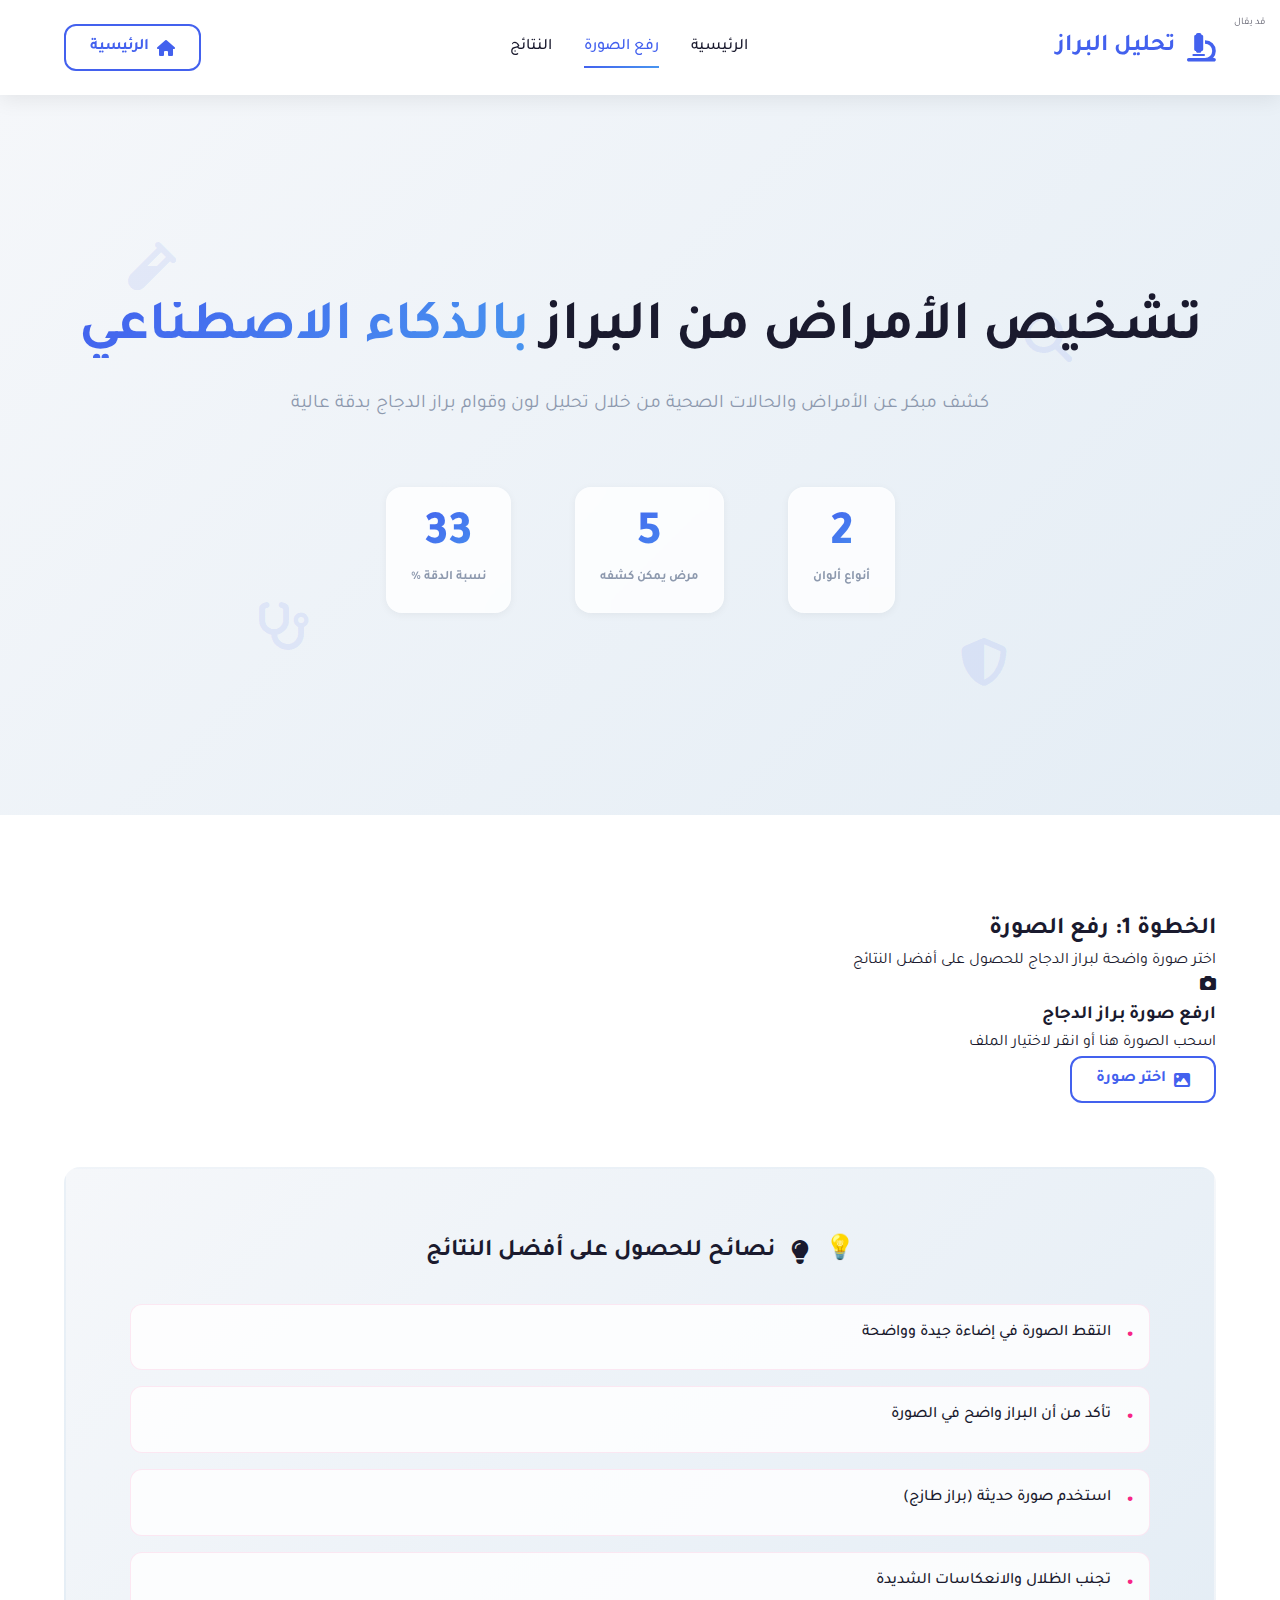
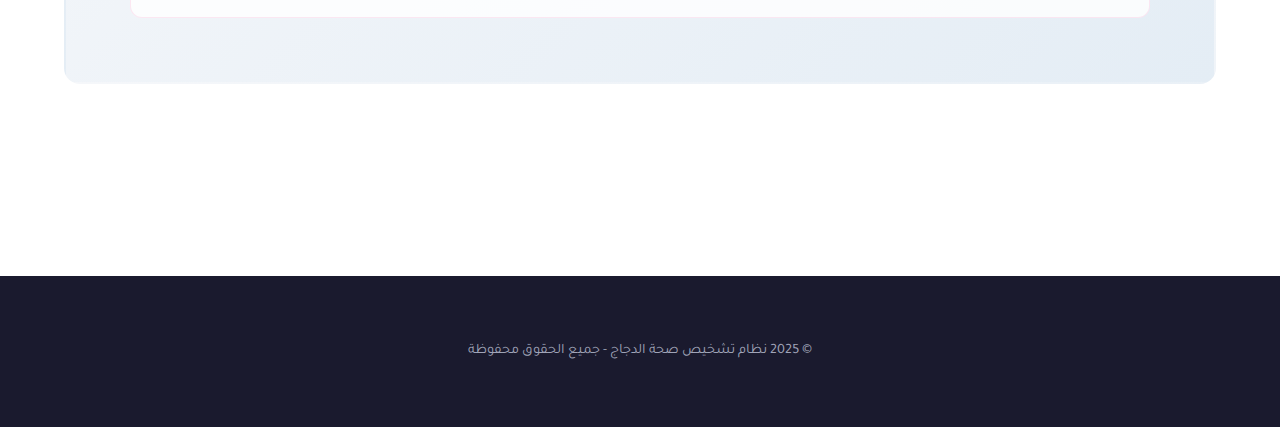
<file: feces-diagnosis.html>
<!DOCTYPE html>
<html lang="ar" dir="rtl">
<head>
    <meta charset="UTF-8">
    <meta name="viewport" content="width=device-width, initial-scale=1.0">
    <title>تشخيص أمراض الدجاج من البراز - نظام تشخيص صحة الدجاج</title>
    <meta name="description" content="نظام تشخيص ذكي لصحة الدجاج من خلال تحليل صور البراز - كشف مبكر للأمراض والحالات الصحية">
    <!-- Font Awesome -->
    <link rel="stylesheet" href="https://cdnjs.cloudflare.com/ajax/libs/font-awesome/6.4.0/css/all.min.css">
    <!-- Google Fonts -->
    <link href="https://fonts.googleapis.com/css2?family=Tajawal:wght@300;400;500;700;800;900&display=swap" rel="stylesheet">
    <link rel="stylesheet" href="styles.css">
</head>
<body>
    <!-- Header -->
    <header class="header" id="mainHeader">
        <div class="header-fixed-text">قد يقال</div>
        <div class="container">
            <div class="header-content">
                <div class="logo">
                    <i class="fas fa-microscope"></i>
                    <span>تحليل البراز</span>
                </div>

                <button class="mobile-menu-toggle" id="mobileMenuToggle" aria-label="فتح القائمة">
                    <span></span>
                    <span></span>
                    <span></span>
                </button>

                <nav id="mainNav" class="main-nav">
                    <ul>
                        <li><a href="index.html" class="nav-link">الرئيسية</a></li>
                        <li><a href="#upload" class="nav-link active">رفع الصورة</a></li>
                        <li><a href="#results" class="nav-link">النتائج</a></li>
                    </ul>
                </nav>

                <div class="auth-buttons">
                    <button class="btn btn-outline" onclick="window.location.href='index.html'">
                        <i class="fas fa-home"></i>
                        <span>الرئيسية</span>
                    </button>
                </div>
            </div>
        </div>
    </header>

    <!-- Hero Section -->
    <section class="hero">
        <div class="container">
            <div class="hero-content">
                <h1 class="hero-title animate-fade-in">
                    تشخيص الأمراض من البراز
                    <span class="gradient-text">بالذكاء الاصطناعي</span>
                </h1>
                <p class="hero-description animate-fade-in-delay-1">
                    كشف مبكر عن الأمراض والحالات الصحية من خلال تحليل لون وقوام براز الدجاج بدقة عالية
                </p>
                
                <!-- Hero Stats -->
                <div class="hero-stats animate-fade-in-delay-2">
                    <div class="stat-item">
                        <div class="stat-number" data-count="6">0</div>
                        <div class="stat-label">أنواع ألوان</div>
                    </div>
                    <div class="stat-item">
                        <div class="stat-number" data-count="15">0</div>
                        <div class="stat-label">مرض يمكن كشفه</div>
                    </div>
                    <div class="stat-item">
                        <div class="stat-number" data-count="94">0</div>
                        <div class="stat-label">نسبة الدقة %</div>
                    </div>
                </div>
            </div>
        </div>

        <!-- Animated Background -->
        <div class="hero-bg-animation">
            <div class="floating-icon" style="left: 10%; top: 20%; animation-delay: 0s;">
                <i class="fas fa-vial"></i>
            </div>
            <div class="floating-icon" style="left: 80%; top: 30%; animation-delay: 1s;">
                <i class="fas fa-search"></i>
            </div>
            <div class="floating-icon" style="left: 20%; top: 70%; animation-delay: 2s;">
                <i class="fas fa-stethoscope"></i>
            </div>
            <div class="floating-icon" style="left: 75%; top: 75%; animation-delay: 1.5s;">
                <i class="fas fa-shield-alt"></i>
            </div>
        </div>
    </section>

    <!-- Main Content -->
    <main class="main-content" id="upload">
        <div class="container">
            <div class="content-wrapper">
                
                <!-- Upload Section -->
                <section class="upload-section" id="uploadSection">
                    <div class="section-title">
                        <h2>الخطوة 1: رفع الصورة</h2>
                        <p>اختر صورة واضحة لبراز الدجاج للحصول على أفضل النتائج</p>
                    </div>
                    
                    <div class="upload-card" id="uploadCard">
                        <input type="file" id="fileInput" accept="image/*" class="file-input">
                        
                        <div class="upload-area" id="uploadArea">
                            <div class="upload-icon">
                                <i class="fas fa-camera"></i>
                            </div>
                            <h3 class="upload-title">ارفع صورة براز الدجاج</h3>
                            <p class="upload-subtitle">اسحب الصورة هنا أو انقر لاختيار الملف</p>
                            <button type="button" class="btn btn-outline" id="selectBtn">
                                <i class="fas fa-image"></i>
                                اختر صورة
                            </button>
                        </div>

                        <div class="preview-area" id="previewArea" style="display: none;">
                            <img id="previewImage" alt="معاينة الصورة">
                            <p class="preview-text">انقر لتغيير الصورة</p>
                        </div>
                    </div>

                    <div class="action-buttons" id="actionButtons" style="display: none;">
                        <button class="btn btn-primary" id="analyzeBtn">
                            <span id="analyzeText">ابدأ التحليل</span>
                            <span id="loadingSpinner" class="spinner" style="display: none;">
                                <i class="fas fa-spinner"></i>
                                جاري التحليل...
                            </span>
                        </button>
                        <button class="btn btn-outline" id="cancelBtn">إلغاء</button>
                    </div>
                </section>

                <!-- Results Section -->
                <section class="results-section" id="resultsSection" style="display: none;">
                    <div class="section-title">
                        <h2>الخطوة 2: النتائج</h2>
                        <p>تم تحليل صورة البراز بنجاح</p>
                    </div>

                    <div class="results-card">
                        <div class="results-card-header">
                            <i class="fas fa-clipboard-check"></i>
                            <h3>نتائج تحليل البراز</h3>
                        </div>

                        <!-- Basic Info Grid -->
                        <div class="results-grid">
                            <div class="result-item">
                                <div class="result-icon">
                                    <i class="fas fa-palette"></i>
                                </div>
                                <p class="result-label"> اللون  أو الحالة</p>
                                <div class="badge badge-primary" id="colorBadge"></div>
                            </div>
                            <div class="result-item">
                                <div class="result-icon">
                                    <i class="fas fa-texture"></i>
                                </div>
                                <p class="result-label">القوام</p>
                                <div class="badge badge-secondary" id="textureBadge"></div>
                            </div>
                        </div>

                        <!-- Diseases Section -->
                        <div class="disease-section">
                            <h4 class="section-subtitle">
                                <i class="fas fa-virus"></i>
                                الأمراض المحتملة
                            </h4>
                            <div class="disease-grid" id="diseaseGrid"></div>
                        </div>

                        <!-- Conditions Section -->
                        <div class="conditions-section">
                            <h4 class="section-subtitle">
                                <i class="fas fa-list-alt"></i>
                                حالات أخرى محتملة
                            </h4>
                            <div class="conditions-grid" id="conditionsGrid"></div>
                        </div>

                        <!-- Intervention Section -->
                        <div class="intervention-section">
                            <h4 class="section-subtitle">
                                <i class="fas fa-exclamation-triangle"></i>
                                مستوى الخطورة
                            </h4>
                            <div class="intervention-content" id="interventionContent"></div>
                        </div>

                        <!-- Treatment Section -->
                        <div class="treatment-section">
                            <h4 class="section-subtitle">
                                <i class="fas fa-heartbeat"></i>
                                العلاج والإجراءات
                            </h4>
                            <div class="treatment-content" id="treatmentContent"></div>
                        </div>
                    </div>

                    <div class="action-buttons">
                        <button class="btn btn-primary" id="newAnalysisBtn">
                            <i class="fas fa-redo"></i>
                            تحليل صورة جديدة
                        </button>
                    </div>

                    
                </section>

                <!-- Info Section -->
                <section class="info-section" id="infoSection">
                    <h3 class="info-title">
                        <i class="fas fa-lightbulb"></i>
                        نصائح للحصول على أفضل النتائج
                    </h3>
                    <ul class="info-list">
                        <li>
                            <span class="bullet">•</span>
                            <span>التقط الصورة في إضاءة جيدة وواضحة</span>
                        </li>
                        <li>
                            <span class="bullet">•</span>
                            <span>تأكد من أن البراز واضح في الصورة</span>
                        </li>
                        <li>
                            <span class="bullet">•</span>
                            <span>استخدم صورة حديثة (براز طازج)</span>
                        </li>
                        <li>
                            <span class="bullet">•</span>
                            <span>تجنب الظلال والانعكاسات الشديدة</span>
                        </li>
                    </ul>
                </section>

            </div>
        </div>
    </main>

    <!-- Footer -->
    <footer class="footer">
        <div class="container">
            <p>© 2025 نظام تشخيص صحة الدجاج - جميع الحقوق محفوظة</p>
        </div>
    </footer>

    <!-- Toast Notification -->
    <div class="toast" id="toast">
        <span id="toastMessage"></span>
    </div>

    <script src="feces-diagnosis.js"></script>

    <script>
        // Initialize counters and header functionality
        document.addEventListener('DOMContentLoaded', function() {
            // Header functionality
            const header = document.getElementById('mainHeader');
            const mobileMenuToggle = document.getElementById('mobileMenuToggle');
            const mainNav = document.getElementById('mainNav');
            const navLinks = document.querySelectorAll('.nav-link');
            
            // Scroll effect for header
            window.addEventListener('scroll', function() {
                if (window.scrollY > 100) {
                    header.classList.add('scrolled');
                } else {
                    header.classList.remove('scrolled');
                }
            });
            
            // Mobile menu toggle
            mobileMenuToggle?.addEventListener('click', function() {
                this.classList.toggle('active');
                mainNav.classList.toggle('active');
            });
            
            // Close mobile menu when clicking on links
            navLinks.forEach(link => {
                link.addEventListener('click', function() {
                    mobileMenuToggle.classList.remove('active');
                    mainNav.classList.remove('active');
                    
                    // Update active link
                    navLinks.forEach(navLink => navLink.classList.remove('active'));
                    this.classList.add('active');
                });
            });
            
            // Animated Counter for Stats
            function animateCounter(element, target, duration = 2000) {
                let start = 0;
                const increment = target / (duration / 16);
                const timer = setInterval(() => {
                    start += increment;
                    if (start >= target) {
                        element.textContent = target;
                        clearInterval(timer);
                    } else {
                        element.textContent = Math.floor(start);
                    }
                }, 16);
            }
            
            // Initialize counters
            const statNumbers = document.querySelectorAll('.stat-number');
            statNumbers.forEach(stat => {
                const target = parseInt(stat.getAttribute('data-count'));
                animateCounter(stat, target);
            });
        });
    </script>
</body>
</html>
</file>
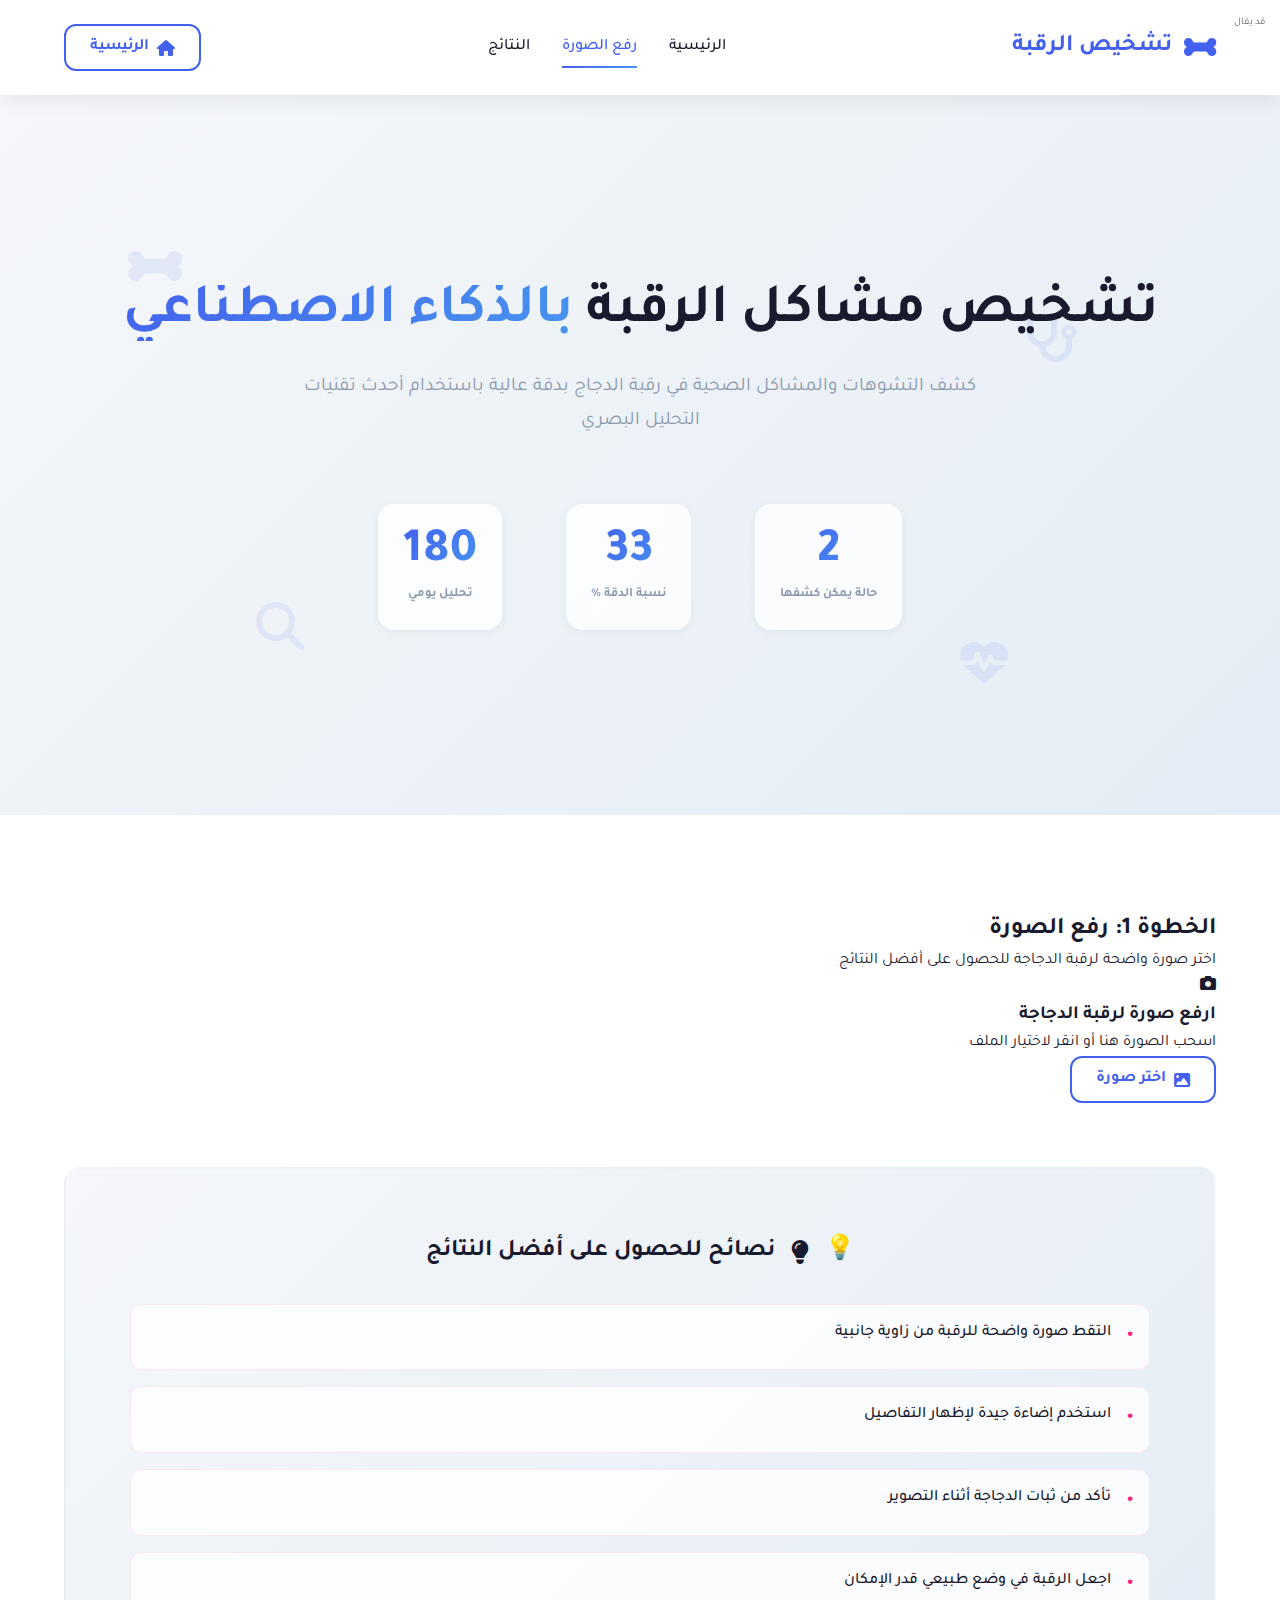
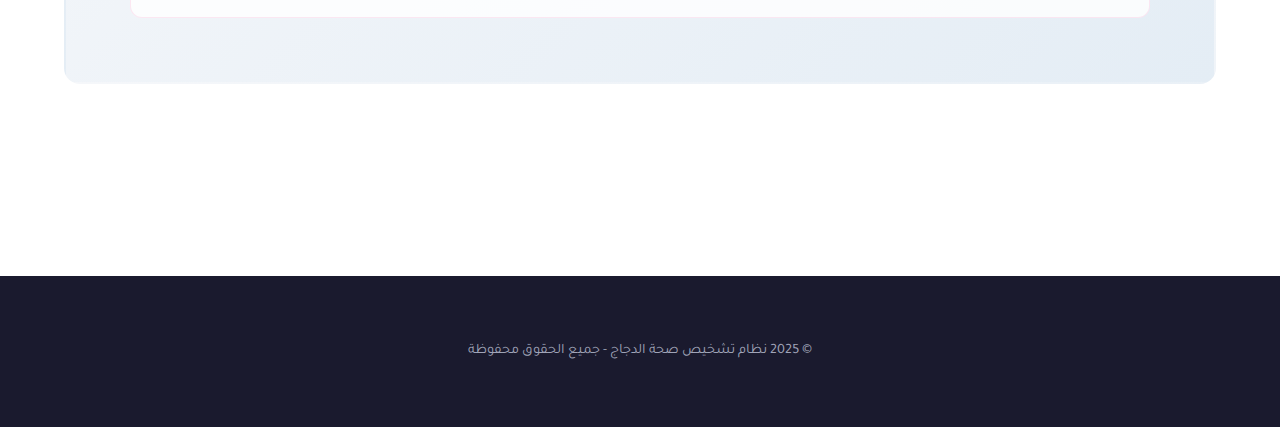
<file: neck-diagnosis.html>
<!DOCTYPE html>
<html lang="ar" dir="rtl">
<head>
    <meta charset="UTF-8">
    <meta name="viewport" content="width=device-width, initial-scale=1.0">
    <title>تشخيص مشاكل الرقبة عند الدجاج - نظام تشخيص صحة الدجاج</title>
    <meta name="description" content="كشف مشاكل وتشوهات الرقبة عند الدجاج من خلال تحليل الصور">
    <!-- Font Awesome -->
    <link rel="stylesheet" href="https://cdnjs.cloudflare.com/ajax/libs/font-awesome/6.4.0/css/all.min.css">
    <!-- Google Fonts -->
    <link href="https://fonts.googleapis.com/css2?family=Tajawal:wght@300;400;500;700;800;900&display=swap" rel="stylesheet">
    <link rel="stylesheet" href="styles.css">
</head>
<body>
    <!-- Header -->
    <header class="header" id="mainHeader">
        <div class="header-fixed-text">قد يقال</div>
        <div class="container">
            <div class="header-content">
                <div class="logo">
                    <i class="fas fa-bone"></i>
                    <span>تشخيص الرقبة</span>
                </div>

                <button class="mobile-menu-toggle" id="mobileMenuToggle" aria-label="فتح القائمة">
                    <span></span>
                    <span></span>
                    <span></span>
                </button>

                <nav id="mainNav" class="main-nav">
                    <ul>
                        <li><a href="index.html" class="nav-link">الرئيسية</a></li>
                        <li><a href="#upload" class="nav-link active">رفع الصورة</a></li>
                        <li><a href="#results" class="nav-link">النتائج</a></li>
                    </ul>
                </nav>

                <div class="auth-buttons">
                    <button class="btn btn-outline" onclick="window.location.href='index.html'">
                        <i class="fas fa-home"></i>
                        <span>الرئيسية</span>
                    </button>
                </div>
            </div>
        </div>
    </header>

    <!-- Hero Section -->
    <section class="hero">
        <div class="container">
            <div class="hero-content">
                <h1 class="hero-title animate-fade-in">
                    تشخيص مشاكل الرقبة
                    <span class="gradient-text">بالذكاء الاصطناعي</span>
                </h1>
                <p class="hero-description animate-fade-in-delay-1">
                    كشف التشوهات والمشاكل الصحية في رقبة الدجاج بدقة عالية باستخدام أحدث تقنيات التحليل البصري
                </p>
                
                <!-- Hero Stats -->
                <div class="hero-stats animate-fade-in-delay-2">
                    <div class="stat-item">
                        <div class="stat-number" data-count="8">0</div>
                        <div class="stat-label">حالة يمكن كشفها</div>
                    </div>
                    <div class="stat-item">
                        <div class="stat-number" data-count="92">0</div>
                        <div class="stat-label">نسبة الدقة %</div>
                    </div>
                    <div class="stat-item">
                        <div class="stat-number" data-count="500">0</div>
                        <div class="stat-label">تحليل يومي</div>
                    </div>
                </div>
            </div>
        </div>

        <!-- Animated Background -->
        <div class="hero-bg-animation">
            <div class="floating-icon" style="left: 10%; top: 20%; animation-delay: 0s;">
                <i class="fas fa-bone"></i>
            </div>
            <div class="floating-icon" style="left: 80%; top: 30%; animation-delay: 1s;">
                <i class="fas fa-stethoscope"></i>
            </div>
            <div class="floating-icon" style="left: 20%; top: 70%; animation-delay: 2s;">
                <i class="fas fa-search"></i>
            </div>
            <div class="floating-icon" style="left: 75%; top: 75%; animation-delay: 1.5s;">
                <i class="fas fa-heartbeat"></i>
            </div>
        </div>
    </section>

    <!-- Main Content -->
    <main class="main-content" id="upload">
        <div class="container">
            <div class="content-wrapper">
                
                <!-- Upload Section -->
                <section class="upload-section" id="uploadSection">
                    <div class="section-title">
                        <h2>الخطوة 1: رفع الصورة</h2>
                        <p>اختر صورة واضحة لرقبة الدجاجة للحصول على أفضل النتائج</p>
                    </div>
                    
                    <div class="upload-card" id="uploadCard">
                        <input type="file" id="fileInput" accept="image/*" class="file-input">
                        
                        <div class="upload-area" id="uploadArea">
                            <div class="upload-icon">
                                <i class="fas fa-camera"></i>
                            </div>
                            <h3 class="upload-title">ارفع صورة لرقبة الدجاجة</h3>
                            <p class="upload-subtitle">اسحب الصورة هنا أو انقر لاختيار الملف</p>
                            <button type="button" class="btn btn-outline" id="selectBtn">
                                <i class="fas fa-image"></i>
                                اختر صورة
                            </button>
                        </div>

                        <div class="preview-area" id="previewArea" style="display: none;">
                            <img id="previewImage" alt="معاينة الصورة">
                            <p class="preview-text">انقر لتغيير الصورة</p>
                        </div>
                    </div>

                    <div class="action-buttons" id="actionButtons" style="display: none;">
                        <button class="btn btn-primary" id="analyzeBtn">
                            <span id="analyzeText">ابدأ التحليل</span>
                            <span id="loadingSpinner" class="spinner" style="display: none;">
                                <i class="fas fa-spinner"></i>
                                جاري التحليل...
                            </span>
                        </button>
                        <button class="btn btn-outline" id="cancelBtn">إلغاء</button>
                    </div>
                </section>

                <!-- Results Section -->
                <section class="results-section" id="resultsSection" style="display: none;">
                    <div class="section-title">
                        <h2>الخطوة 2: النتائج</h2>
                        <p>تم تحليل صورة الرقبة بنجاح</p>
                    </div>

                    <div class="results-card">
                        <div class="results-card-header">
                            <i class="fas fa-search-plus"></i>
                            <h3>نتائج تشخيص الرقبة</h3>
                        </div>

                        <div class="conditions-detected">
                            <h4 class="section-subtitle">
                                <i class="fas fa-exclamation-triangle"></i>
                                الحالات المكتشفة
                            </h4>
                            <div class="conditions-grid" id="conditionsGrid"></div>
                        </div>

                        <div class="urgency-section">
                            <h4 class="section-subtitle">
                                <i class="fas fa-clock"></i>
                                مستوى الإلحاح
                            </h4>
                            <div class="urgency-content" id="urgencyContent"></div>
                        </div>

                        <div class="actions-section">
                            <h4 class="section-subtitle">
                                <i class="fas fa-tasks"></i>
                                الإجراءات الموصى بها
                            </h4>
                            <div class="actions-content" id="actionsContent"></div>
                        </div>
                    </div>

                    <div class="action-buttons">
                        <button class="btn btn-primary" id="newAnalysisBtn">
                            <i class="fas fa-redo"></i>
                            تحليل صورة جديدة
                        </button>
                    </div>

         
                </section>

                <!-- Info Section -->
                <section class="info-section" id="infoSection">
                    <h3 class="info-title">
                        <i class="fas fa-lightbulb"></i>
                        نصائح للحصول على أفضل النتائج
                    </h3>
                    <ul class="info-list">
                        <li>
                            <span class="bullet">•</span>
                            <span>التقط صورة واضحة للرقبة من زاوية جانبية</span>
                        </li>
                        <li>
                            <span class="bullet">•</span>
                            <span>استخدم إضاءة جيدة لإظهار التفاصيل</span>
                        </li>
                        <li>
                            <span class="bullet">•</span>
                            <span>تأكد من ثبات الدجاجة أثناء التصوير</span>
                        </li>
                        <li>
                            <span class="bullet">•</span>
                            <span>اجعل الرقبة في وضع طبيعي قدر الإمكان</span>
                        </li>
                    </ul>
                </section>

            </div>
        </div>
    </main>

    <!-- Footer -->
    <footer class="footer">
        <div class="container">
            <p>© 2025 نظام تشخيص صحة الدجاج - جميع الحقوق محفوظة</p>
        </div>
    </footer>

    <!-- Toast Notification -->
    <div class="toast" id="toast">
        <span id="toastMessage"></span>
    </div>

    <script src="neck-diagnosis.js"></script>

    <script>
        // Initialize counters and header functionality
        document.addEventListener('DOMContentLoaded', function() {
            // Header functionality
            const header = document.getElementById('mainHeader');
            const mobileMenuToggle = document.getElementById('mobileMenuToggle');
            const mainNav = document.getElementById('mainNav');
            const navLinks = document.querySelectorAll('.nav-link');
            
            // Scroll effect for header
            window.addEventListener('scroll', function() {
                if (window.scrollY > 100) {
                    header.classList.add('scrolled');
                } else {
                    header.classList.remove('scrolled');
                }
            });
            
            // Mobile menu toggle
            mobileMenuToggle?.addEventListener('click', function() {
                this.classList.toggle('active');
                mainNav.classList.toggle('active');
            });
            
            // Close mobile menu when clicking on links
            navLinks.forEach(link => {
                link.addEventListener('click', function() {
                    mobileMenuToggle.classList.remove('active');
                    mainNav.classList.remove('active');
                    
                    // Update active link
                    navLinks.forEach(navLink => navLink.classList.remove('active'));
                    this.classList.add('active');
                });
            });
            
            // Animated Counter for Stats
            function animateCounter(element, target, duration = 2000) {
                let start = 0;
                const increment = target / (duration / 16);
                const timer = setInterval(() => {
                    start += increment;
                    if (start >= target) {
                        element.textContent = target;
                        clearInterval(timer);
                    } else {
                        element.textContent = Math.floor(start);
                    }
                }, 16);
            }
            
            // Initialize counters
            const statNumbers = document.querySelectorAll('.stat-number');
            statNumbers.forEach(stat => {
                const target = parseInt(stat.getAttribute('data-count'));
                animateCounter(stat, target);
            });
        });
    </script>
</body>
</html>
</file>
<file: styles.css>
/* ==========================================================================
   نظام تشخيص صحة الدجاج - تصميم متطابق مع النظام الموحد
   ========================================================================== */

/* ==========================================================================
   1. CSS Variables & Root Styles - متطابق مع النظام الموحد
   ========================================================================== */
:root {
    /* Primary Colors */
    --primary: #4361ee;
    --primary-light: #4895ef;
    --primary-dark: #3f37c9;
    --secondary: #f72585;
    
    /* Neutral Colors */
    --light: #ffffff;
    --dark: #1a1a2e;
    --dark-alt: #2d3047;
    --gray: #8d99ae;
    --gray-light: #edf2fb;
    --light-gray: #f8f9fa;
    
    /* Semantic Colors */
    --success: #4cc9f0;
    --success-light: #72efdd;
    --danger: #e63946;
    --warning: #ffc107;
    --info: #0dcaf0;
    
    /* Gradients */
    --gradient-primary: linear-gradient(135deg, #4361ee 0%, #4895ef 100%);
    --gradient-secondary: linear-gradient(135deg, #f72585 0%, #b5179e 100%);
    --gradient-success: linear-gradient(135deg, #4cc9f0 0%, #72efdd 100%);
    --gradient-bg: linear-gradient(135deg, #f5f7fa 0%, #e4edf5 100%);
    
    /* Spacing */
    --spacing-xs: 0.5rem;
    --spacing-sm: 1rem;
    --spacing-md: 1.5rem;
    --spacing-lg: 2rem;
    --spacing-xl: 3rem;
    --spacing-2xl: 4rem;
    --spacing-3xl: 6rem;
    
    /* Border Radius */
    --radius-sm: 8px;
    --radius-md: 12px;
    --radius-lg: 16px;
    --radius-xl: 24px;
    --radius-full: 9999px;
    
    /* Shadows */
    --shadow-sm: 0 2px 8px rgba(0, 0, 0, 0.05);
    --shadow-md: 0 4px 20px rgba(0, 0, 0, 0.08);
    --shadow-lg: 0 8px 32px rgba(0, 0, 0, 0.12);
    --shadow-xl: 0 16px 48px rgba(0, 0, 0, 0.15);
    
    /* Transitions */
    --transition-fast: all 0.2s ease;
    --transition-normal: all 0.3s ease;
    --transition-slow: all 0.5s ease;
}

/* ==========================================================================
   2. Reset & Base Styles
   ========================================================================== */
* {
    margin: 0;
    padding: 0;
    box-sizing: border-box;
}

body {
    font-family: 'Tajawal', -apple-system, BlinkMacSystemFont, 'Segoe UI', 'Cairo', 'Roboto', sans-serif;
    background-color: var(--light);
    color: var(--dark);
    line-height: 1.6;
    min-height: 100vh;
    -webkit-font-smoothing: antialiased;
    -moz-osx-font-smoothing: grayscale;
}

.container {
    max-width: 1200px;
    margin: 0 auto;
    padding: 0 var(--spacing-md);
}

/* ==========================================================================
   3. Header - تصميم متكامل مع قائمة وزر متحرك
   ========================================================================== */
.header {
    background: var(--light);
    box-shadow: var(--shadow-md);
    position: sticky;
    top: 0;
    z-index: 1000;
    backdrop-filter: blur(10px);
    transition: var(--transition-normal);
}

.header.scrolled {
    box-shadow: var(--shadow-lg);
}

.header-content {
    display: flex;
    justify-content: space-between;
    align-items: center;
    padding: var(--spacing-md) 0;
}

/* Logo */
.logo {
    display: flex;
    align-items: center;
    gap: 12px;
    font-weight: 700;
    font-size: 1.5rem;
    color: var(--primary);
    cursor: pointer;
    transition: var(--transition-fast);
}

.logo:hover {
    transform: scale(1.05);
}

.logo i {
    font-size: 1.8rem;
}

/* Mobile Menu Toggle */
.mobile-menu-toggle {
    display: none;
    flex-direction: column;
    gap: 5px;
    background: transparent;
    border: none;
    cursor: pointer;
    padding: var(--spacing-xs);
    width: 30px;
    height: 30px;
    justify-content: center;
}

.mobile-menu-toggle span {
    width: 25px;
    height: 3px;
    background: var(--primary);
    border-radius: var(--radius-sm);
    transition: var(--transition-fast);
}

.mobile-menu-toggle.active span:nth-child(1) {
    transform: rotate(45deg) translate(6px, 6px);
}

.mobile-menu-toggle.active span:nth-child(2) {
    opacity: 0;
}

.mobile-menu-toggle.active span:nth-child(3) {
    transform: rotate(-45deg) translate(6px, -6px);
}

/* Navigation */
.main-nav {
    display: flex;
}

.main-nav ul {
    display: flex;
    list-style: none;
    gap: var(--spacing-lg);
    margin: 0;
    padding: 0;
}

.nav-link {
    color: var(--dark);
    font-weight: 500;
    transition: var(--transition-fast);
    position: relative;
    padding: var(--spacing-xs) 0;
    text-decoration: none;
}

.nav-link::after {
    content: '';
    position: absolute;
    bottom: -5px;
    right: 0;
    width: 0;
    height: 2px;
    background: var(--gradient-primary);
    transition: var(--transition-normal);
}

.nav-link:hover,
.nav-link.active {
    color: var(--primary);
}

.nav-link:hover::after,
.nav-link.active::after {
    width: 100%;
}

/* Auth Buttons */
.auth-buttons {
    display: flex;
    gap: var(--spacing-sm);
}

/* Header Fixed Text (قد يقال) */
.header-fixed-text {
    position: fixed;
    top: 15px;
    right: 15px;
    font-size: 10px;
    color: var(--dark);
    z-index: 10000;
    pointer-events: none;
    opacity: 0.7;
    font-family: 'Tajawal', sans-serif;
}

/* ==========================================================================
   4. Hero Section - تصميم متطور مع إحصائيات وخلفية متحركة
   ========================================================================== */
.hero {
    padding: var(--spacing-3xl) 0;
    background: var(--gradient-bg);
    position: relative;
    overflow: hidden;
    min-height: 80vh;
    display: flex;
    align-items: center;
}

.hero-content {
    text-align: center;
    position: relative;
    z-index: 2;
}

.hero-title {
    font-size: 3.5rem;
    margin-bottom: var(--spacing-md);
    color: var(--dark);
    line-height: 1.2;
}

.gradient-text {
    background: var(--gradient-primary);
    -webkit-background-clip: text;
    -webkit-text-fill-color: transparent;
    background-clip: text;
}

.hero-description {
    font-size: 1.2rem;
    color: var(--gray);
    margin-bottom: var(--spacing-xl);
    max-width: 700px;
    margin-left: auto;
    margin-right: auto;
    line-height: 1.8;
}

.hero-buttons {
    display: flex;
    gap: var(--spacing-md);
    justify-content: center;
    margin-bottom: var(--spacing-2xl);
    flex-wrap: wrap;
}

/* Hero Stats */
.hero-stats {
    display: flex;
    justify-content: center;
    gap: var(--spacing-2xl);
    flex-wrap: wrap;
    margin-top: var(--spacing-2xl);
}

.stat-item {
    text-align: center;
    padding: var(--spacing-md);
    background: rgba(255, 255, 255, 0.8);
    border-radius: var(--radius-lg);
    box-shadow: var(--shadow-sm);
    transition: var(--transition-normal);
    backdrop-filter: blur(10px);
    border: 1px solid rgba(255, 255, 255, 0.2);
}

.stat-item:hover {
    transform: translateY(-5px);
    box-shadow: var(--shadow-md);
    background: rgba(255, 255, 255, 0.9);
}

.stat-number {
    font-size: 3rem;
    font-weight: 800;
    background: var(--gradient-primary);
    -webkit-background-clip: text;
    -webkit-text-fill-color: transparent;
    background-clip: text;
    line-height: 1;
    margin-bottom: var(--spacing-xs);
}

.stat-label {
    font-size: 0.9rem;
    color: var(--gray);
    font-weight: 600;
}

/* Hero Background Animation */
.hero-bg-animation {
    position: absolute;
    width: 100%;
    height: 100%;
    top: 0;
    left: 0;
    z-index: 1;
    pointer-events: none;
}

.floating-icon {
    position: absolute;
    font-size: 3rem;
    color: rgba(67, 97, 238, 0.1);
    animation: float 6s ease-in-out infinite;
}

@keyframes float {
    0%, 100% { 
        transform: translateY(0px) rotate(0deg); 
    }
    50% { 
        transform: translateY(-20px) rotate(5deg); 
    }
}

/* ==========================================================================
   5. Buttons - تصميم موحد
   ========================================================================== */
.btn {
    display: inline-flex;
    align-items: center;
    justify-content: center;
    gap: var(--spacing-xs);
    padding: 12px 24px;
    border-radius: var(--radius-md);
    font-weight: 600;
    font-size: 1rem;
    cursor: pointer;
    transition: var(--transition-normal);
    border: none;
    font-family: 'Tajawal', sans-serif;
    white-space: nowrap;
    position: relative;
    overflow: hidden;
}

.btn::before {
    content: '';
    position: absolute;
    top: 50%;
    left: 50%;
    width: 0;
    height: 0;
    border-radius: 50%;
    background: rgba(255, 255, 255, 0.2);
    transform: translate(-50%, -50%);
    transition: width 0.6s, height 0.6s;
}

.btn:hover::before {
    width: 300px;
    height: 300px;
}

.btn-primary {
    background: var(--gradient-primary);
    color: var(--light);
    box-shadow: var(--shadow-sm);
}

.btn-primary:hover {
    transform: translateY(-2px);
    box-shadow: var(--shadow-lg);
}

.btn-outline {
    background: transparent;
    border: 2px solid var(--primary);
    color: var(--primary);
}

.btn-outline:hover {
    background: var(--primary);
    color: var(--light);
    transform: translateY(-2px);
    box-shadow: var(--shadow-md);
}

.btn-large {
    padding: 16px 32px;
    font-size: 1.1rem;
}

.btn:disabled {
    opacity: 0.6;
    cursor: not-allowed;
    transform: none !important;
}

/* ==========================================================================
   6. Main Content & Tools Grid
   ========================================================================== */
.main-content {
    padding: var(--spacing-3xl) 0;
    background: var(--light);
}

.tools-title {
    font-size: 2.5rem;
    font-weight: 700;
    text-align: center;
    margin-bottom: var(--spacing-2xl);
    color: var(--dark);
    position: relative;
}

.tools-title::after {
    content: '';
    position: absolute;
    bottom: -10px;
    right: 50%;
    transform: translateX(50%);
    width: 80px;
    height: 4px;
    background: var(--gradient-primary);
    border-radius: var(--radius-full);
}

.tools-grid {
    display: grid;
    grid-template-columns: 1fr;
    gap: var(--spacing-lg);
    margin-bottom: var(--spacing-3xl);
}

@media (min-width: 768px) {
    .tools-grid {
        grid-template-columns: repeat(3, 1fr);
    }
}

/* ==========================================================================
   7. Tool Cards - تصميم متطور
   ========================================================================== */
.tool-card {
    background: var(--light);
    border-radius: var(--radius-lg);
    padding: var(--spacing-2xl);
    text-decoration: none;
    transition: var(--transition-normal);
    box-shadow: var(--shadow-md);
    display: flex;
    flex-direction: column;
    align-items: center;
    text-align: center;
    border: 2px solid transparent;
    position: relative;
    overflow: hidden;
}

.tool-card::before {
    content: '';
    position: absolute;
    top: -50%;
    left: -50%;
    width: 200%;
    height: 200%;
    background: var(--gradient-primary);
    opacity: 0;
    transition: var(--transition-normal);
    transform: rotate(45deg);
}

.tool-card:hover {
    transform: translateY(-10px);
    box-shadow: var(--shadow-xl);
    border-color: var(--primary);
}

.tool-card:hover::before {
    opacity: 0.03;
}

.tool-icon {
    width: 80px;
    height: 80px;
    margin: 0 auto var(--spacing-md);
    display: flex;
    align-items: center;
    justify-content: center;
    background: var(--gradient-bg);
    border-radius: var(--radius-lg);
    transition: var(--transition-normal);
    position: relative;
    z-index: 1;
}

.tool-card:hover .tool-icon {
    transform: scale(1.1) rotate(5deg);
    background: var(--gradient-primary);
}

.tool-card:hover .tool-icon svg {
    color: var(--light);
}

.tool-icon svg {
    width: 48px;
    height: 48px;
    color: var(--primary);
    transition: var(--transition-normal);
}

.tool-title {
    font-size: 1.4rem;
    font-weight: 700;
    margin-bottom: var(--spacing-md);
    color: var(--dark);
    position: relative;
    z-index: 1;
}

.tool-description {
    font-size: 1rem;
    color: var(--gray);
    line-height: 1.8;
    margin-bottom: var(--spacing-lg);
    position: relative;
    z-index: 1;
}

.tool-features {
    display: flex;
    flex-wrap: wrap;
    gap: var(--spacing-sm);
    justify-content: center;
    position: relative;
    z-index: 1;
}

.feature-badge {
    display: inline-flex;
    align-items: center;
    gap: var(--spacing-xs);
    padding: var(--spacing-xs) var(--spacing-md);
    background: rgba(67, 97, 238, 0.1);
    color: var(--primary);
    border-radius: var(--radius-full);
    font-size: 0.85rem;
    font-weight: 600;
    transition: var(--transition-normal);
}

.tool-card:hover .feature-badge {
    background: rgba(255, 255, 255, 0.9);
    transform: translateY(-2px);
}

/* ==========================================================================
   8. Info Section - تصميم محسن
   ========================================================================== */
.info-section {
    background: var(--gradient-bg);
    border-radius: var(--radius-lg);
    padding: var(--spacing-2xl);
    margin-top: var(--spacing-2xl);
    border: 2px solid transparent;
    transition: var(--transition-normal);
}

.info-section:hover {
    border-color: var(--primary-light);
    transform: translateY(-5px);
    box-shadow: var(--shadow-lg);
}

.info-title {
    font-size: 1.5rem;
    font-weight: 700;
    margin-bottom: var(--spacing-lg);
    color: var(--dark);
    display: flex;
    align-items: center;
    gap: var(--spacing-sm);
    text-align: center;
    justify-content: center;
}

.info-title::before {
    content: '💡';
}

.info-list {
    list-style: none;
    display: flex;
    flex-direction: column;
    gap: var(--spacing-md);
}

.info-list li {
    display: flex;
    align-items: flex-start;
    gap: var(--spacing-sm);
    padding: var(--spacing-sm);
    border-radius: var(--radius-md);
    background: rgba(255, 255, 255, 0.7);
    transition: var(--transition-normal);
}

.info-list li:hover {
    background: var(--light);
    transform: translateX(-5px);
    box-shadow: var(--shadow-sm);
}

.info-list .bullet {
    color: var(--primary);
    font-weight: bold;
    font-size: 1.2rem;
    margin-top: 2px;
}

.info-list li span:last-child {
    color: var(--dark);
    line-height: 1.6;
    font-size: 1rem;
}

/* ==========================================================================
   9. Footer
   ========================================================================== */
.footer {
    background: var(--dark);
    color: var(--light);
    margin-top: var(--spacing-3xl);
    padding: var(--spacing-2xl) 0;
    text-align: center;
}

.footer p {
    font-size: 0.9rem;
    color: #a0a4b8;
    margin: 0;
}

/* ==========================================================================
   10. Animations
   ========================================================================== */
.animate-fade-in {
    animation: fadeIn 1s ease-in-out;
}

.animate-fade-in-delay-1 {
    animation: fadeIn 1s ease-in-out 0.2s both;
}

.animate-fade-in-delay-2 {
    animation: fadeIn 1s ease-in-out 0.4s both;
}

.animate-fade-in-delay-3 {
    animation: fadeIn 1s ease-in-out 0.6s both;
}

@keyframes fadeIn {
    from {
        opacity: 0;
        transform: translateY(30px);
    }
    to {
        opacity: 1;
        transform: translateY(0);
    }
}

/* ==========================================================================
   11. Responsive Design
   ========================================================================== */
@media (max-width: 768px) {
    /* Header */
    .header-content {
        flex-wrap: wrap;
        gap: var(--spacing-md);
    }
    
    .mobile-menu-toggle {
        display: flex;
    }
    
    .main-nav {
        width: 100%;
        order: 3;
        max-height: 0;
        overflow: hidden;
        transition: max-height 0.3s ease;
    }
    
    .main-nav.active {
        max-height: 500px;
    }
    
    .main-nav ul {
        flex-direction: column;
        gap: 0;
        padding: var(--spacing-md) 0;
    }
    
    .nav-link {
        display: block;
        padding: var(--spacing-md);
        border-bottom: 1px solid var(--gray-light);
    }
    
    .auth-buttons {
        width: 100%;
        order: 2;
        justify-content: center;
    }
    
    .header-fixed-text {
        display: none;
    }
    
    /* Hero */
    .hero {
        padding: var(--spacing-2xl) 0;
        min-height: 70vh;
    }
    
    .hero-title {
        font-size: 2.5rem;
    }
    
    .hero-description {
        font-size: 1.1rem;
    }
    
    .hero-buttons {
        flex-direction: column;
        align-items: center;
    }
    
    .hero-stats {
        gap: var(--spacing-lg);
    }
    
    .stat-number {
        font-size: 2.5rem;
    }
    
    .floating-icon {
        font-size: 2rem;
    }
    
    /* Tools Grid */
    .tools-grid {
        grid-template-columns: 1fr;
        gap: var(--spacing-md);
    }
    
    .tools-title {
        font-size: 2rem;
    }
    
    .tool-card {
        padding: var(--spacing-lg);
    }
}

@media (max-width: 480px) {
    .hero-title {
        font-size: 2rem;
    }
    
    .hero-description {
        font-size: 1rem;
    }
    
    .stat-number {
        font-size: 2rem;
    }
    
    .hero-stats {
        gap: var(--spacing-md);
    }
    
    .stat-item {
        padding: var(--spacing-sm);
    }
    
    .tools-title {
        font-size: 1.6rem;
    }
    
    .tool-card {
        padding: var(--spacing-md);
    }
    
    .info-section {
        padding: var(--spacing-lg);
    }
}

/* ==========================================================================
   12. Accessibility
   ========================================================================== */
@media (prefers-reduced-motion: reduce) {
    *,
    *::before,
    *::after {
        animation-duration: 0.01ms !important;
        animation-iteration-count: 1 !important;
        transition-duration: 0.01ms !important;
    }
}

/* Focus Styles */
button:focus,
a:focus,
input:focus {
    outline: 2px solid var(--primary);
    outline-offset: 2px;
}

/* File Input Styling */
.file-input-wrapper {
    position: relative;
    display: inline-block;
    width: 100%;
}

.file-input {
    position: absolute;
    top: 0;
    right: 0;
    width: 100%;
    height: 100%;
    opacity: 0;
    cursor: pointer;
    z-index: 2;
}

.file-input-label {
    display: inline-flex;
    align-items: center;
    justify-content: center;
    gap: var(--spacing-sm);
    padding: 12px 24px;
    background: var(--gradient-primary);
    color: var(--light);
    border-radius: var(--radius-md);
    font-weight: 600;
    cursor: pointer;
    transition: var(--transition-normal);
    box-shadow: var(--shadow-sm);
    border: none;
    font-family: 'Tajawal', sans-serif;
}

.file-input-label:hover {
    transform: translateY(-2px);
    box-shadow: var(--shadow-lg);
}

.file-input-label i {
    font-size: 1.1rem;
}

/* Upload Area with Custom File Input */
.upload-area-custom {
    border: 3px dashed #d1d9e6;
    border-radius: var(--radius-lg);
    padding: var(--spacing-2xl);
    text-align: center;
    transition: var(--transition-normal);
    background: var(--light-gray);
    position: relative;
    overflow: hidden;
}

.upload-area-custom:hover {
    border-color: var(--primary);
    background: rgba(67, 97, 238, 0.05);
}

.upload-area-custom.dragover {
    border-color: var(--primary);
    background: rgba(67, 97, 238, 0.1);
    transform: scale(1.02);
}

.file-info {
    margin-top: var(--spacing-md);
    padding: var(--spacing-sm);
    background: rgba(67, 97, 238, 0.1);
    border-radius: var(--radius-md);
    font-size: 0.9rem;
    color: var(--primary);
    display: none;
}

.file-info.show {
    display: block;
    animation: fadeIn 0.3s ease-in-out;
}   



/* ==========================================================================
   Results Section - تنسيقات مخصصة
   ========================================================================== */

.results-section {
    animation: slideInUp 0.6s ease-out;
}

@keyframes slideInUp {
    from {
        opacity: 0;
        transform: translateY(30px);
    }
    to {
        opacity: 1;
        transform: translateY(0);
    }
}

.results-card {
    background: var(--light);
    border-radius: var(--radius-xl);
    box-shadow: var(--shadow-lg);
    padding: var(--spacing-2xl);
    margin-bottom: var(--spacing-xl);
    border: 2px solid transparent;
    background: linear-gradient(135deg, var(--light) 0%, #f8faff 100%);
    position: relative;
    overflow: hidden;
}

.results-card::before {
    content: '';
    position: absolute;
    top: 0;
    right: 0;
    width: 100%;
    height: 4px;
    background: var(--gradient-primary);
}

.results-card-header {
    display: flex;
    align-items: center;
    gap: var(--spacing-md);
    margin-bottom: var(--spacing-xl);
    padding-bottom: var(--spacing-md);
    border-bottom: 2px solid var(--gray-light);
}

.results-card-header i {
    font-size: 2rem;
    color: var(--success);
    background: rgba(76, 201, 240, 0.1);
    padding: var(--spacing-sm);
    border-radius: var(--radius-full);
}

.results-card-header h3 {
    font-size: 1.5rem;
    font-weight: 700;
    color: var(--dark);
    margin: 0;
    background: linear-gradient(135deg, var(--dark) 0%, var(--dark-alt) 100%);
    -webkit-background-clip: text;
    -webkit-text-fill-color: transparent;
    background-clip: text;
}

/* Breed Result Section */
.breed-result {
    margin-bottom: var(--spacing-xl);
}

.breed-main {
    text-align: center;
    padding: var(--spacing-xl);
    background: linear-gradient(135deg, rgba(67, 97, 238, 0.05) 0%, rgba(76, 201, 240, 0.05) 100%);
    border-radius: var(--radius-lg);
    border: 2px solid rgba(67, 97, 238, 0.1);
    margin-bottom: var(--spacing-lg);
}

.result-label {
    font-size: 0.9rem;
    color: var(--gray);
    font-weight: 600;
    margin-bottom: var(--spacing-xs);
    text-transform: uppercase;
    letter-spacing: 0.5px;
}

.breed-name {
    font-size: 2.5rem;
    font-weight: 800;
    color: var(--primary);
    margin: var(--spacing-sm) 0;
    background: var(--gradient-primary);
    -webkit-background-clip: text;
    -webkit-text-fill-color: transparent;
    background-clip: text;
    text-shadow: 0 2px 4px rgba(67, 97, 238, 0.1);
}

.accuracy-container {
    margin-top: var(--spacing-lg);
}

.confidence-label {
    display: flex;
    justify-content: space-between;
    align-items: center;
    margin-bottom: var(--spacing-sm);
    font-weight: 600;
}

.confidence-label span:first-child {
    color: var(--dark);
    font-size: 1rem;
}

.confidence-label span:last-child {
    color: var(--primary);
    font-size: 1.1rem;
    font-weight: 700;
}

.confidence-bar {
    height: 12px;
    background: rgba(67, 97, 238, 0.1);
    border-radius: var(--radius-full);
    overflow: hidden;
    box-shadow: inset 0 2px 4px rgba(0, 0, 0, 0.05);
    position: relative;
}

.confidence-fill {
    height: 100%;
    background: var(--gradient-primary);
    border-radius: var(--radius-full);
    width: 0%;
    transition: width 1.5s cubic-bezier(0.4, 0, 0.2, 1);
    position: relative;
    overflow: hidden;
}

.confidence-fill::after {
    content: '';
    position: absolute;
    top: 0;
    right: 0;
    width: 100%;
    height: 100%;
    background: linear-gradient(90deg, 
        transparent 0%, 
        rgba(255, 255, 255, 0.4) 50%, 
        transparent 100%);
    animation: shimmer 2s infinite;
}

@keyframes shimmer {
    0% { transform: translateX(-100%); }
    100% { transform: translateX(100%); }
}

/* Breed Info Section */
.breed-info-section {
    margin-bottom: var(--spacing-xl);
    padding: var(--spacing-lg);
    background: linear-gradient(135deg, rgba(247, 37, 133, 0.05) 0%, rgba(181, 23, 158, 0.05) 100%);
    border-radius: var(--radius-lg);
    border-right: 4px solid var(--secondary);
}

.section-subtitle {
    font-size: 1.2rem;
    font-weight: 700;
    margin-bottom: var(--spacing-md);
    color: var(--dark);
    display: flex;
    align-items: center;
    gap: var(--spacing-sm);
}

.breed-info-section .section-subtitle {
    color: var(--secondary);
}

.breed-info-section .section-subtitle i {
    color: var(--secondary);
    background: rgba(247, 37, 133, 0.1);
    padding: var(--spacing-xs);
    border-radius: var(--radius-full);
}

.info-list {
    list-style: none;
    display: flex;
    flex-direction: column;
    gap: var(--spacing-sm);
}

.info-list li {
    display: flex;
    align-items: flex-start;
    gap: var(--spacing-sm);
    padding: var(--spacing-sm);
    background: rgba(255, 255, 255, 0.8);
    border-radius: var(--radius-md);
    transition: var(--transition-normal);
    border: 1px solid rgba(247, 37, 133, 0.1);
}

.info-list li:hover {
    background: var(--light);
    transform: translateX(-5px);
    box-shadow: var(--shadow-sm);
    border-color: rgba(247, 37, 133, 0.2);
}

.info-list .bullet {
    color: var(--secondary);
    font-weight: bold;
    font-size: 1.2rem;
    margin-top: 2px;
    flex-shrink: 0;
}

.info-list li span:last-child {
    color: var(--dark);
    line-height: 1.6;
    font-weight: 500;
}

/* Care Section */
.care-section {
    padding: var(--spacing-lg);
    background: linear-gradient(135deg, rgba(76, 201, 240, 0.05) 0%, rgba(114, 239, 221, 0.05) 100%);
    border-radius: var(--radius-lg);
    border-right: 4px solid var(--success);
}

.care-section .section-subtitle {
    color: var(--success);
}

.care-section .section-subtitle i {
    color: var(--success);
    background: rgba(76, 201, 240, 0.1);
    padding: var(--spacing-xs);
    border-radius: var(--radius-full);
}

.care-content {
    color: var(--dark);
    line-height: 1.8;
    font-size: 1rem;
    background: rgba(255, 255, 255, 0.8);
    padding: var(--spacing-md);
    border-radius: var(--radius-md);
    border: 1px solid rgba(76, 201, 240, 0.1);
    font-weight: 500;
}

/* Action Buttons in Results */
.results-section .action-buttons {
    display: flex;
    justify-content: center;
    margin: var(--spacing-xl) 0;
}

.results-section .btn {
    padding: 14px 32px;
    font-size: 1.1rem;
    border-radius: var(--radius-lg);
    box-shadow: var(--shadow-md);
}

.results-section .btn-primary {
    background: var(--gradient-primary);
    border: none;
}

.results-section .btn-primary:hover {
    transform: translateY(-3px);
    box-shadow: var(--shadow-xl);
}

/* Alert in Results */
.results-section .alert {
    display: flex;
    align-items: flex-start;
    gap: var(--spacing-md);
    padding: var(--spacing-lg);
    background: linear-gradient(135deg, rgba(255, 193, 7, 0.1) 0%, rgba(255, 152, 0, 0.1) 100%);
    border: 2px solid var(--warning);
    border-radius: var(--radius-lg);
    margin-top: var(--spacing-lg);
}

.results-section .alert i {
    font-size: 1.5rem;
    color: var(--warning);
    margin-top: 2px;
    flex-shrink: 0;
}

.results-section .alert div {
    flex: 1;
}

.results-section .alert strong {
    color: var(--warning);
    font-size: 1.1rem;
}

.results-section .alert div {
    color: var(--dark);
    line-height: 1.7;
    font-weight: 500;
}

/* Responsive Design for Results */
@media (max-width: 768px) {
    .results-card {
        padding: var(--spacing-lg);
    }
    
    .breed-name {
        font-size: 2rem;
    }
    
    .results-card-header {
        flex-direction: column;
        text-align: center;
        gap: var(--spacing-sm);
    }
    
    .results-card-header h3 {
        font-size: 1.3rem;
    }
    
    .breed-main {
        padding: var(--spacing-lg);
    }
    
    .breed-info-section,
    .care-section {
        padding: var(--spacing-md);
    }
    
    .section-subtitle {
        font-size: 1.1rem;
    }
    
    .confidence-label {
        flex-direction: column;
        gap: var(--spacing-xs);
        text-align: center;
    }
    
    .results-section .action-buttons {
        flex-direction: column;
        align-items: stretch;
    }
}

@media (max-width: 480px) {
    .breed-name {
        font-size: 1.8rem;
    }
    
    .results-card {
        padding: var(--spacing-md);
    }
    
    .breed-main {
        padding: var(--spacing-md);
    }
    
    .info-list li {
        padding: var(--spacing-xs);
    }
    
    .care-content {
        padding: var(--spacing-sm);
    }
}

/* Animation for confidence bar fill */
@keyframes fillBar {
    from { width: 0%; }
    to { width: var(--target-width); }
}

.confidence-fill.animate {
    animation: fillBar 1.5s ease-out forwards;
}


/* ==========================================================================
   Neck Diagnosis Specific Styles
   ========================================================================== */

/* Conditions Grid */
.conditions-grid {
    display: flex;
    flex-direction: column;
    gap: var(--spacing-md);
}

.condition-card {
    background: var(--light);
    border-radius: var(--radius-lg);
    padding: var(--spacing-lg);
    border: 2px solid transparent;
    transition: var(--transition-normal);
    position: relative;
    overflow: hidden;
}

.condition-card::before {
    content: '';
    position: absolute;
    top: 0;
    right: 0;
    width: 4px;
    height: 100%;
    transition: var(--transition-normal);
}

.condition-card.high-risk::before {
    background: var(--danger);
}

.condition-card.medium-risk::before {
    background: var(--warning);
}

.condition-card.low-risk::before {
    background: var(--success);
}

.condition-card:hover {
    transform: translateY(-2px);
    box-shadow: var(--shadow-md);
}

.condition-card.high-risk:hover {
    border-color: var(--danger);
}

.condition-card.medium-risk:hover {
    border-color: var(--warning);
}

.condition-card.low-risk:hover {
    border-color: var(--success);
}

.condition-header {
    display: flex;
    justify-content: space-between;
    align-items: flex-start;
    margin-bottom: var(--spacing-sm);
    flex-wrap: wrap;
    gap: var(--spacing-sm);
}

.condition-name {
    font-size: 1.1rem;
    font-weight: 700;
    color: var(--dark);
    flex: 1;
}

.probability-badge {
    display: inline-flex;
    align-items: center;
    gap: var(--spacing-xs);
    padding: var(--spacing-xs) var(--spacing-md);
    border-radius: var(--radius-full);
    font-weight: 700;
    font-size: 0.9rem;
    white-space: nowrap;
}

.probability-high {
    background: rgba(230, 57, 70, 0.1);
    color: var(--danger);
    border: 2px solid var(--danger);
}

.probability-medium {
    background: rgba(255, 193, 7, 0.1);
    color: var(--warning);
    border: 2px solid var(--warning);
}

.probability-low {
    background: rgba(76, 201, 240, 0.1);
    color: var(--success);
    border: 2px solid var(--success);
}

.condition-details {
    margin-top: var(--spacing-sm);
}

.detail-item {
    margin-bottom: var(--spacing-xs);
    display: flex;
    gap: var(--spacing-sm);
}

.detail-label {
    font-weight: 600;
    color: var(--dark);
    min-width: 80px;
}

.detail-value {
    color: var(--dark);
    flex: 1;
    line-height: 1.5;
}

/* Urgency Section */
.urgency-section {
    margin: var(--spacing-lg) 0;
    padding: var(--spacing-lg);
    border-radius: var(--radius-lg);
    border-right: 4px solid transparent;
}

.urgency-high {
    background: linear-gradient(135deg, rgba(230, 57, 70, 0.1) 0%, rgba(229, 57, 53, 0.05) 100%);
    border-right-color: var(--danger);
}

.urgency-medium {
    background: linear-gradient(135deg, rgba(255, 193, 7, 0.1) 0%, rgba(255, 152, 0, 0.05) 100%);
    border-right-color: var(--warning);
}

.urgency-low {
    background: linear-gradient(135deg, rgba(76, 201, 240, 0.1) 0%, rgba(114, 239, 221, 0.05) 100%);
    border-right-color: var(--success);
}

.urgency-content {
    color: var(--dark);
    line-height: 1.7;
    font-size: 1.05rem;
    font-weight: 600;
}

/* Actions Section */
.actions-section {
    padding: var(--spacing-lg);
    background: linear-gradient(135deg, rgba(67, 97, 238, 0.1) 0%, rgba(76, 201, 240, 0.05) 100%);
    border-radius: var(--radius-lg);
    border-right: 4px solid var(--primary);
}

.actions-content {
    color: var(--dark);
    line-height: 1.8;
    font-size: 1rem;
    background: rgba(255, 255, 255, 0.8);
    padding: var(--spacing-md);
    border-radius: var(--radius-md);
    border: 1px solid rgba(67, 97, 238, 0.1);
}

/* Animation for condition cards */
@keyframes slideInCondition {
    from {
        opacity: 0;
        transform: translateX(-20px);
    }
    to {
        opacity: 1;
        transform: translateX(0);
    }
}

.condition-card {
    animation: slideInCondition 0.5s ease-out forwards;
}

/* Responsive Design for Neck Diagnosis */
@media (max-width: 768px) {
    .condition-header {
        flex-direction: column;
        align-items: flex-start;
    }
    
    .probability-badge {
        align-self: flex-start;
    }
    
    .detail-item {
        flex-direction: column;
        gap: var(--spacing-xs);
    }
    
    .detail-label {
        min-width: auto;
    }
}


/* ==========================================================================
   Feces Diagnosis Specific Styles
   ========================================================================== */

/* Results Grid Enhancement */
.results-grid {
    display: grid;
    grid-template-columns: repeat(auto-fit, minmax(200px, 1fr));
    gap: var(--spacing-lg);
    margin-bottom: var(--spacing-xl);
}

.result-item {
    text-align: center;
    padding: var(--spacing-lg);
    background: linear-gradient(135deg, rgba(67, 97, 238, 0.05) 0%, rgba(76, 201, 240, 0.05) 100%);
    border-radius: var(--radius-lg);
    border: 2px solid rgba(67, 97, 238, 0.1);
    transition: var(--transition-normal);
}

.result-item:hover {
    transform: translateY(-5px);
    box-shadow: var(--shadow-md);
    border-color: var(--primary);
}

.result-icon {
    font-size: 2rem;
    color: var(--primary);
    margin-bottom: var(--spacing-sm);
}

.result-label {
    font-size: 0.9rem;
    color: var(--gray);
    font-weight: 600;
    margin-bottom: var(--spacing-sm);
    text-transform: uppercase;
    letter-spacing: 0.5px;
}

/* Badges Enhancement */
.badge {
    display: inline-flex;
    align-items: center;
    gap: var(--spacing-xs);
    padding: var(--spacing-sm) var(--spacing-md);
    border-radius: var(--radius-full);
    font-weight: 700;
    font-size: 1rem;
    transition: var(--transition-normal);
}

.badge-primary {
    background: var(--gradient-primary);
    color: var(--light);
    box-shadow: var(--shadow-sm);
}

.badge-secondary {
    background: var(--gradient-secondary);
    color: var(--light);
    box-shadow: var(--shadow-sm);
}

.badge:hover {
    transform: scale(1.05);
    box-shadow: var(--shadow-md);
}

/* Disease & Conditions Grids */
.disease-grid,
.conditions-grid {
    display: flex;
    flex-direction: column;
    gap: var(--spacing-md);
}

.disease-card,
.condition-card {
    background: var(--light);
    border-radius: var(--radius-lg);
    padding: var(--spacing-lg);
    border: 2px solid transparent;
    transition: var(--transition-normal);
    position: relative;
    overflow: hidden;
}

.disease-card::before,
.condition-card::before {
    content: '';
    position: absolute;
    top: 0;
    right: 0;
    width: 4px;
    height: 100%;
}

.disease-card.high-risk::before {
    background: var(--danger);
}

.disease-card.medium-risk::before {
    background: var(--warning);
}

.disease-card.low-risk::before {
    background: var(--success);
}

.condition-card::before {
    background: var(--info);
}

.disease-card:hover,
.condition-card:hover {
    transform: translateY(-2px);
    box-shadow: var(--shadow-md);
}

.disease-header,
.condition-header {
    display: flex;
    justify-content: space-between;
    align-items: flex-start;
    margin-bottom: var(--spacing-sm);
    flex-wrap: wrap;
    gap: var(--spacing-sm);
}

.disease-name,
.condition-name {
    font-size: 1.1rem;
    font-weight: 700;
    color: var(--dark);
    flex: 1;
}

.risk-badge {
    display: inline-flex;
    align-items: center;
    gap: var(--spacing-xs);
    padding: var(--spacing-xs) var(--spacing-md);
    border-radius: var(--radius-full);
    font-weight: 700;
    font-size: 0.9rem;
    white-space: nowrap;
}

.risk-high {
    background: rgba(230, 57, 70, 0.1);
    color: var(--danger);
    border: 2px solid var(--danger);
}

.risk-medium {
    background: rgba(255, 193, 7, 0.1);
    color: var(--warning);
    border: 2px solid var(--warning);
}

.risk-low {
    background: rgba(76, 201, 240, 0.1);
    color: var(--success);
    border: 2px solid var(--success);
}

/* Sections Styling */
.disease-section {
    margin-bottom: var(--spacing-xl);
    padding: var(--spacing-lg);
    background: linear-gradient(135deg, rgba(230, 57, 70, 0.05) 0%, rgba(229, 57, 53, 0.02) 100%);
    border-radius: var(--radius-lg);
    border-right: 4px solid var(--danger);
}

.conditions-section {
    margin-bottom: var(--spacing-xl);
    padding: var(--spacing-lg);
    background: linear-gradient(135deg, rgba(255, 193, 7, 0.05) 0%, rgba(255, 152, 0, 0.02) 100%);
    border-radius: var(--radius-lg);
    border-right: 4px solid var(--warning);
}

.intervention-section {
    margin-bottom: var(--spacing-xl);
    padding: var(--spacing-lg);
    background: linear-gradient(135deg, rgba(247, 37, 133, 0.05) 0%, rgba(181, 23, 158, 0.02) 100%);
    border-radius: var(--radius-lg);
    border-right: 4px solid var(--secondary);
}

.treatment-section {
    padding: var(--spacing-lg);
    background: linear-gradient(135deg, rgba(76, 201, 240, 0.05) 0%, rgba(114, 239, 221, 0.02) 100%);
    border-radius: var(--radius-lg);
    border-right: 4px solid var(--success);
}

.intervention-content,
.treatment-content {
    color: var(--dark);
    line-height: 1.8;
    font-size: 1.05rem;
    background: rgba(255, 255, 255, 0.8);
    padding: var(--spacing-md);
    border-radius: var(--radius-md);
    border: 1px solid rgba(0, 0, 0, 0.05);
    font-weight: 500;
}

/* Animation for cards */
@keyframes slideInCard {
    from {
        opacity: 0;
        transform: translateX(-20px);
    }
    to {
        opacity: 1;
        transform: translateX(0);
    }
}

.disease-card,
.condition-card {
    animation: slideInCard 0.5s ease-out forwards;
}

/* Responsive Design for Feces Diagnosis */
@media (max-width: 768px) {
    .results-grid {
        grid-template-columns: 1fr;
        gap: var(--spacing-md);
    }
    
    .disease-header,
    .condition-header {
        flex-direction: column;
        align-items: flex-start;
    }
    
    .risk-badge {
        align-self: flex-start;
    }
    
    .disease-section,
    .conditions-section,
    .intervention-section,
    .treatment-section {
        padding: var(--spacing-md);
    }
}

/* ==========================================================================
   Method Selection Styles
   ========================================================================== */
.method-selection {
    margin: var(--spacing-2xl) 0;
    animation: fadeIn 0.6s ease-out;
}

.methods-grid {
    display: grid;
    grid-template-columns: 1fr;
    gap: var(--spacing-lg);
    margin-top: var(--spacing-lg);
}

@media (min-width: 768px) {
    .methods-grid {
        grid-template-columns: repeat(2, 1fr);
    }
}

.method-card {
    background: var(--light);
    border: 2px solid var(--gray-light);
    border-radius: var(--radius-lg);
    padding: var(--spacing-xl);
    text-align: center;
    transition: var(--transition-normal);
    position: relative;
    overflow: hidden;
}

.method-card::before {
    content: '';
    position: absolute;
    top: 0;
    right: 0;
    width: 100%;
    height: 4px;
    background: var(--gradient-primary);
    transform: scaleX(0);
    transition: var(--transition-normal);
}

.method-card:hover::before {
    transform: scaleX(1);
}

.method-card:hover {
    transform: translateY(-5px);
    box-shadow: var(--shadow-lg);
    border-color: var(--primary);
}

.method-icon {
    width: 80px;
    height: 80px;
    margin: 0 auto var(--spacing-md);
    display: flex;
    align-items: center;
    justify-content: center;
    background: var(--gradient-bg);
    border-radius: var(--radius-lg);
    transition: var(--transition-normal);
}

.method-card:hover .method-icon {
    transform: scale(1.1);
    background: var(--gradient-primary);
}

.method-icon i {
    font-size: 2rem;
    color: var(--primary);
    transition: var(--transition-normal);
}

.method-card:hover .method-icon i {
    color: var(--light);
}

.method-title {
    font-size: 1.3rem;
    font-weight: 700;
    margin-bottom: var(--spacing-sm);
    color: var(--dark);
}

.method-description {
    color: var(--gray);
    margin-bottom: var(--spacing-md);
    line-height: 1.6;
}

.method-features {
    display: flex;
    flex-direction: column;
    gap: var(--spacing-xs);
    margin-bottom: var(--spacing-lg);
    text-align: right;
}

.method-features span {
    color: var(--dark);
    font-size: 0.9rem;
    font-weight: 500;
}

.method-select-btn {
    width: 100%;
    margin-top: auto;
}

/* ==========================================================================
   Enhanced Method Selection Styles
   ========================================================================== */
.methods-grid {
    display: grid;
    grid-template-columns: 1fr;
    gap: var(--spacing-lg);
    margin-top: var(--spacing-lg);
}

@media (min-width: 992px) {
    .methods-grid {
        grid-template-columns: repeat(3, 1fr);
    }
}

.method-stats {
    display: flex;
    justify-content: space-around;
    margin: var(--spacing-md) 0;
    padding: var(--spacing-sm);
    background: rgba(67, 97, 238, 0.05);
    border-radius: var(--radius-md);
}

.stat {
    text-align: center;
}

.stat-value {
    display: block;
    font-size: 1.2rem;
    font-weight: 800;
    color: var(--primary);
    line-height: 1;
}

.stat-label {
    display: block;
    font-size: 0.8rem;
    color: var(--gray);
    margin-top: 4px;
}

.method-card.featured {
    border: 2px solid var(--secondary);
    position: relative;
    transform: scale(1.02);
}

.method-card.featured::before {
    content: 'مُوصى به';
    position: absolute;
    top: -10px;
    left: 50%;
    transform: translateX(-50%);
    background: var(--secondary);
    color: var(--light);
    padding: 4px 12px;
    border-radius: var(--radius-full);
    font-size: 0.8rem;
    font-weight: 700;
    z-index: 2;
}

/* إضافة هذا الكود */
@media (max-width: 768px) {
    .camera-container {
        position: relative;
        width: 100%;
        height: 60vh;
        overflow: hidden;
        border-radius: 12px;
    }
    
    #previewVideo {
        width: 100%;
        height: 100%;
        object-fit: cover;
    }
    
    .camera-controls {
        position: fixed;
        bottom: 20px;
        left: 50%;
        transform: translateX(-50%);
        display: flex;
        gap: 15px;
        z-index: 1000;
    }
    
    .control-btn {
        width: 60px;
        height: 60px;
        border-radius: 50%;
        background: var(--corporate-blue);
        color: white;
        border: none;
        display: flex;
        align-items: center;
        justify-content: center;
        font-size: 1.2rem;
        box-shadow: 0 4px 15px rgba(0,0,0,0.3);
    }
}
</file>
